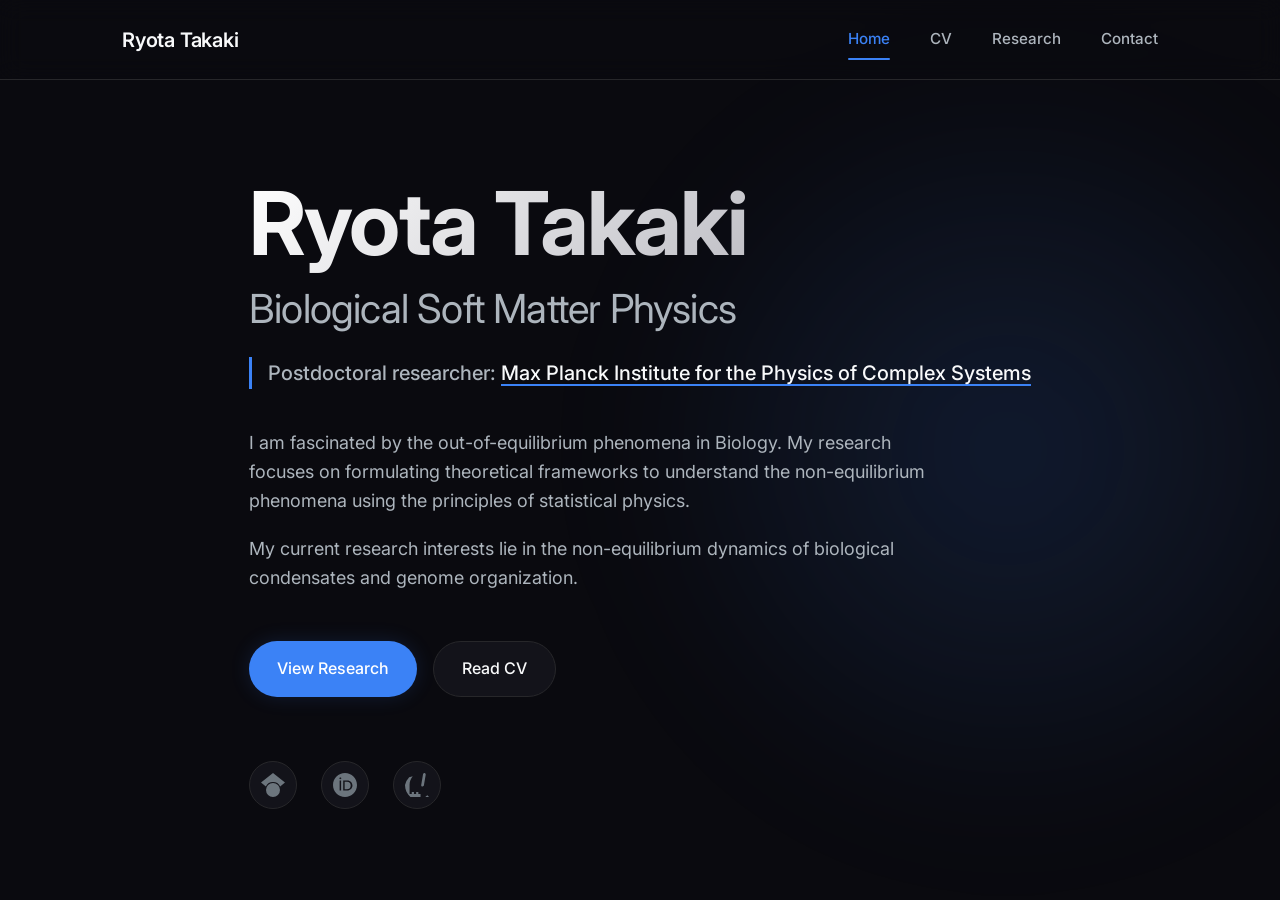
<file: index.html>
<!DOCTYPE html>
<html lang="en">

<head>
    <meta charset="UTF-8">
    <meta name="viewport" content="width=device-width, initial-scale=1.0">
    <title>Ryota Takaki | Biological Soft Matter Physics</title>
    <meta name="description"
        content="Portfolio of Ryota Takaki, Postdoctoral researcher at Max Planck Institute for the Physics of Complex Systems focusing on Biological Soft Matter Physics.">
    <!-- Google Fonts: Inter -->
    <link rel="preconnect" href="https://fonts.googleapis.com">
    <link rel="preconnect" href="https://fonts.gstatic.com" crossorigin>
    <link href="https://fonts.googleapis.com/css2?family=Inter:wght@300;400;500;600;700&display=swap" rel="stylesheet">
    <!-- Main Stylesheet -->
    <link rel="stylesheet" href="assets/css/styles.css">
</head>

<body>
    <!-- Navigation -->
    <nav class="navbar">
        <div class="nav-container">
            <a href="index.html" class="nav-logo">Ryota Takaki</a>
            <div class="nav-links">
                <a href="index.html" class="nav-link active">Home</a>
                <a href="cv.html" class="nav-link">CV</a>
                <a href="research.html" class="nav-link">Research</a>
                <a href="contact.html" class="nav-link">Contact</a>
            </div>
            <button class="mobile-menu-btn" aria-label="Toggle Navigation">
                <span class="hamburger"></span>
            </button>
        </div>
    </nav>

    <!-- Hero Section -->
    <header class="hero">
        <div class="hero-content">
            <h1 class="hero-title reveal-text">Ryota Takaki</h1>
            <h2 class="hero-subtitle reveal-text delay-1">Biological Soft Matter Physics</h2>
            <p class="hero-affiliation reveal-text delay-2">
                Postdoctoral researcher: <a href="https://www.pks.mpg.de/" target="_blank" rel="noopener noreferrer"
                    class="highlight-link">Max Planck Institute for the Physics of Complex Systems</a>
            </p>
            <div class="hero-description reveal-text delay-3">
                <p>I am fascinated by the out-of-equilibrium phenomena in Biology. My research focuses on formulating
                    theoretical frameworks to understand the non-equilibrium phenomena using the principles of
                    statistical physics.</p>
                <p>My current research interests lie in the non-equilibrium dynamics of biological condensates and
                    genome organization.</p>
            </div>
            <div class="hero-actions reveal-text delay-4">
                <a href="research.html" class="btn btn-primary">View Research</a>
                <a href="cv.html" class="btn btn-secondary">Read CV</a>
            </div>
            <div class="social-links reveal-text delay-5">
                <a href="https://scholar.google.com/citations?user=OxQ-thkAAAAJ&hl=en" target="_blank"
                    rel="noopener noreferrer" class="social-link" title="Google Scholar">
                    <svg viewBox="0 0 24 24" fill="currentColor" width="24" height="24">
                        <path
                            d="M12 24a7 7 0 1 1 0-14 7 7 0 0 1 0 14zm0-24L0 9.5l4.838 3.94A8 8 0 0 1 12 9a8 8 0 0 1 7.162 4.44L24 9.5z" />
                    </svg>
                </a>
                <a href="https://orcid.org/0000-0003-0364-2167" target="_blank" rel="noopener noreferrer"
                    class="social-link" title="ORCiD">
                    <svg viewBox="0 0 24 24" fill="currentColor" width="24" height="24">
                        <path
                            d="M12 0C5.372 0 0 5.372 0 12s5.372 12 12 12 12-5.372 12-12S18.628 0 12 0zM7.369 4.378c.525 0 .947.431.947.947s-.422.947-.947.947a.95.95 0 0 1-.947-.947c0-.525.422-.947.947-.947zm-.722 3.038h1.444v10.041H6.647V7.416zm3.562 0h3.9c3.712 0 5.344 2.653 5.344 5.025 0 2.578-2.016 5.016-5.362 5.016h-3.882V7.416zm1.443 1.303v7.434h2.228c2.072 0 3.825-.975 3.825-3.719 0-2.456-1.425-3.715-3.656-3.715h-2.397z" />
                    </svg>
                </a>
                <a href="https://www.researchgate.net/profile/Ryota-Takaki" target="_blank" rel="noopener noreferrer"
                    class="social-link" title="ResearchGate">
                    <svg viewBox="0 0 24 24" fill="currentColor" width="24" height="24">
                        <path
                            d="M19.586 0c-.818 0-1.503.59-1.604 1.394L16.2 12.015c-.092.748.455 1.432 1.205 1.524.748.092 1.432-.455 1.524-1.205l1.782-10.621A1.611 1.611 0 0 0 19.586 0zM4.162 4.156A15.932 15.932 0 0 0 0 12c0 8.837 7.163 16 16 16a15.932 15.932 0 0 0 7.844-4.162l-1.464-1.464a13.888 13.888 0 0 1-6.844 3.555V21h-2.193v-2.07H11.15V21H8.957v-2.07H6.764v2.07H4.57V12.014c0-3.321 1.183-6.388 3.14-8.749L4.162 4.156z" />
                    </svg>
                </a>
            </div>
        </div>
        <div class="hero-background"></div>
    </header>

    <script src="assets/js/main.js"></script>
</body>

</html>
</file>
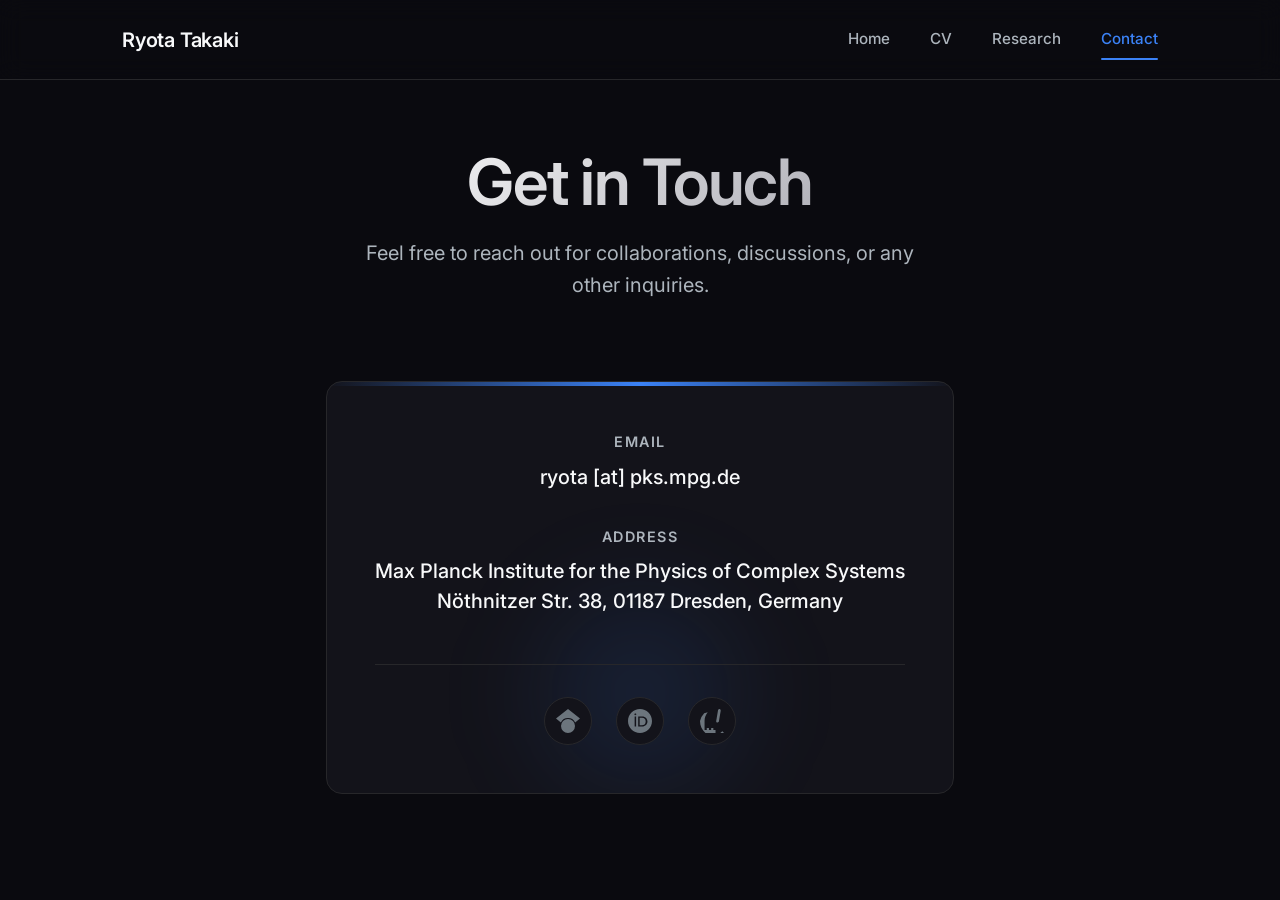
<file: contact.html>
<!DOCTYPE html>
<html lang="en">

<head>
    <meta charset="UTF-8">
    <meta name="viewport" content="width=device-width, initial-scale=1.0">
    <title>Contact | Ryota Takaki</title>
    <meta name="description" content="Contact information for Ryota Takaki.">
    <!-- Google Fonts: Inter -->
    <link rel="preconnect" href="https://fonts.googleapis.com">
    <link rel="preconnect" href="https://fonts.gstatic.com" crossorigin>
    <link href="https://fonts.googleapis.com/css2?family=Inter:wght@300;400;500;600;700&display=swap" rel="stylesheet">
    <!-- Main Stylesheet -->
    <link rel="stylesheet" href="assets/css/styles.css">
    <style>
        .page-header {
            padding: calc(var(--nav-height) + 4rem) 2rem 2rem;
            max-width: var(--container-width);
            margin: 0 auto;
            text-align: center;
        }

        .page-title {
            font-size: clamp(2.5rem, 5vw, 4rem);
            margin-bottom: 1rem;
            background: linear-gradient(135deg, #fff 0%, #a1a1aa 100%);
            -webkit-background-clip: text;
            -webkit-text-fill-color: transparent;
            background-clip: text;
        }

        .page-subtitle {
            font-size: 1.25rem;
            color: var(--clr-text-secondary);
            max-width: 600px;
            margin: 0 auto;
        }

        .page-content {
            max-width: 800px;
            /* Narrower for contact page */
            margin: 0 auto;
            padding: 0 2rem 4rem;
        }

        .contact-card {
            background: var(--clr-bg-surface);
            border: 1px solid var(--clr-border);
            border-radius: 16px;
            padding: 3rem;
            margin-top: 3rem;
            text-align: center;
            position: relative;
            overflow: hidden;
        }

        .contact-card::before {
            content: '';
            position: absolute;
            top: 0;
            left: 0;
            right: 0;
            height: 4px;
            background: linear-gradient(90deg, transparent, var(--clr-accent), transparent);
        }

        .contact-info {
            display: flex;
            flex-direction: column;
            gap: 2rem;
            margin-bottom: 3rem;
            align-items: center;
        }

        .contact-item {
            display: flex;
            flex-direction: column;
            align-items: center;
            gap: 0.5rem;
        }

        .contact-item-label {
            color: var(--clr-text-secondary);
            font-size: 0.9rem;
            text-transform: uppercase;
            letter-spacing: 0.1em;
            font-weight: 600;
        }

        .contact-item-value {
            font-size: 1.25rem;
            color: var(--clr-text-primary);
            font-weight: 500;
            transition: color var(--transition-fast);
        }

        a.contact-item-value:hover {
            color: var(--clr-accent);
        }

        .contact-socials {
            display: flex;
            justify-content: center;
            gap: 1.5rem;
            padding-top: 2rem;
            border-top: 1px solid var(--clr-border);
        }

        .contact-bg-glow {
            position: absolute;
            bottom: -50px;
            left: 50%;
            transform: translateX(-50%);
            width: 300px;
            height: 300px;
            background: radial-gradient(circle, var(--clr-accent-glow) 0%, transparent 70%);
            border-radius: 50%;
            z-index: 0;
            pointer-events: none;
            filter: blur(40px);
        }
    </style>
</head>

<body>
    <!-- Navigation -->
    <nav class="navbar">
        <div class="nav-container">
            <a href="index.html" class="nav-logo">Ryota Takaki</a>
            <div class="nav-links">
                <a href="index.html" class="nav-link">Home</a>
                <a href="cv.html" class="nav-link">CV</a>
                <a href="research.html" class="nav-link">Research</a>
                <a href="contact.html" class="nav-link active">Contact</a>
            </div>
            <button class="mobile-menu-btn" aria-label="Toggle Navigation">
                <span class="hamburger"></span>
            </button>
        </div>
    </nav>

    <header class="page-header">
        <h1 class="page-title animate-on-scroll">Get in Touch</h1>
        <p class="page-subtitle animate-on-scroll" style="animation-delay: 0.1s;">
            Feel free to reach out for collaborations, discussions, or any other inquiries.
        </p>
    </header>

    <main class="page-content">
        <div class="contact-card animate-on-scroll" style="animation-delay: 0.2s;">
            <div class="contact-bg-glow"></div>

            <div class="contact-info" style="position: relative; z-index: 1;">

                <div class="contact-item">
                    <span class="contact-item-label">Email</span>
                    <!-- User should replace this with actual email and anti-spam if needed -->
                    <a href="mailto:ryota@pks.mpg.de" class="contact-item-value">ryota [at] pks.mpg.de</a>
                </div>

                <div class="contact-item">
                    <span class="contact-item-label">Address</span>
                    <span class="contact-item-value" style="text-align: center; line-height: 1.5;">
                        Max Planck Institute for the Physics of Complex Systems<br>
                        Nöthnitzer Str. 38, 01187 Dresden, Germany
                    </span>
                </div>

            </div>

            <div class="contact-socials" style="position: relative; z-index: 1;">
                <a href="https://scholar.google.com/citations?user=OxQ-thkAAAAJ&hl=en" target="_blank"
                    rel="noopener noreferrer" class="social-link" title="Google Scholar">
                    <svg viewBox="0 0 24 24" fill="currentColor" width="24" height="24">
                        <path
                            d="M12 24a7 7 0 1 1 0-14 7 7 0 0 1 0 14zm0-24L0 9.5l4.838 3.94A8 8 0 0 1 12 9a8 8 0 0 1 7.162 4.44L24 9.5z" />
                    </svg>
                </a>
                <a href="https://orcid.org/0000-0003-0364-2167" target="_blank" rel="noopener noreferrer"
                    class="social-link" title="ORCiD">
                    <svg viewBox="0 0 24 24" fill="currentColor" width="24" height="24">
                        <path
                            d="M12 0C5.372 0 0 5.372 0 12s5.372 12 12 12 12-5.372 12-12S18.628 0 12 0zM7.369 4.378c.525 0 .947.431.947.947s-.422.947-.947.947a.95.95 0 0 1-.947-.947c0-.525.422-.947.947-.947zm-.722 3.038h1.444v10.041H6.647V7.416zm3.562 0h3.9c3.712 0 5.344 2.653 5.344 5.025 0 2.578-2.016 5.016-5.362 5.016h-3.882V7.416zm1.443 1.303v7.434h2.228c2.072 0 3.825-.975 3.825-3.719 0-2.456-1.425-3.715-3.656-3.715h-2.397z" />
                    </svg>
                </a>
                <a href="https://www.researchgate.net/profile/Ryota-Takaki" target="_blank" rel="noopener noreferrer"
                    class="social-link" title="ResearchGate">
                    <svg viewBox="0 0 24 24" fill="currentColor" width="24" height="24">
                        <path
                            d="M19.586 0c-.818 0-1.503.59-1.604 1.394L16.2 12.015c-.092.748.455 1.432 1.205 1.524.748.092 1.432-.455 1.524-1.205l1.782-10.621A1.611 1.611 0 0 0 19.586 0zM4.162 4.156A15.932 15.932 0 0 0 0 12c0 8.837 7.163 16 16 16a15.932 15.932 0 0 0 7.844-4.162l-1.464-1.464a13.888 13.888 0 0 1-6.844 3.555V21h-2.193v-2.07H11.15V21H8.957v-2.07H6.764v2.07H4.57V12.014c0-3.321 1.183-6.388 3.14-8.749L4.162 4.156z" />
                    </svg>
                </a>
            </div>
        </div>
    </main>

    <script src="assets/js/main.js"></script>
</body>

</html>
</file>
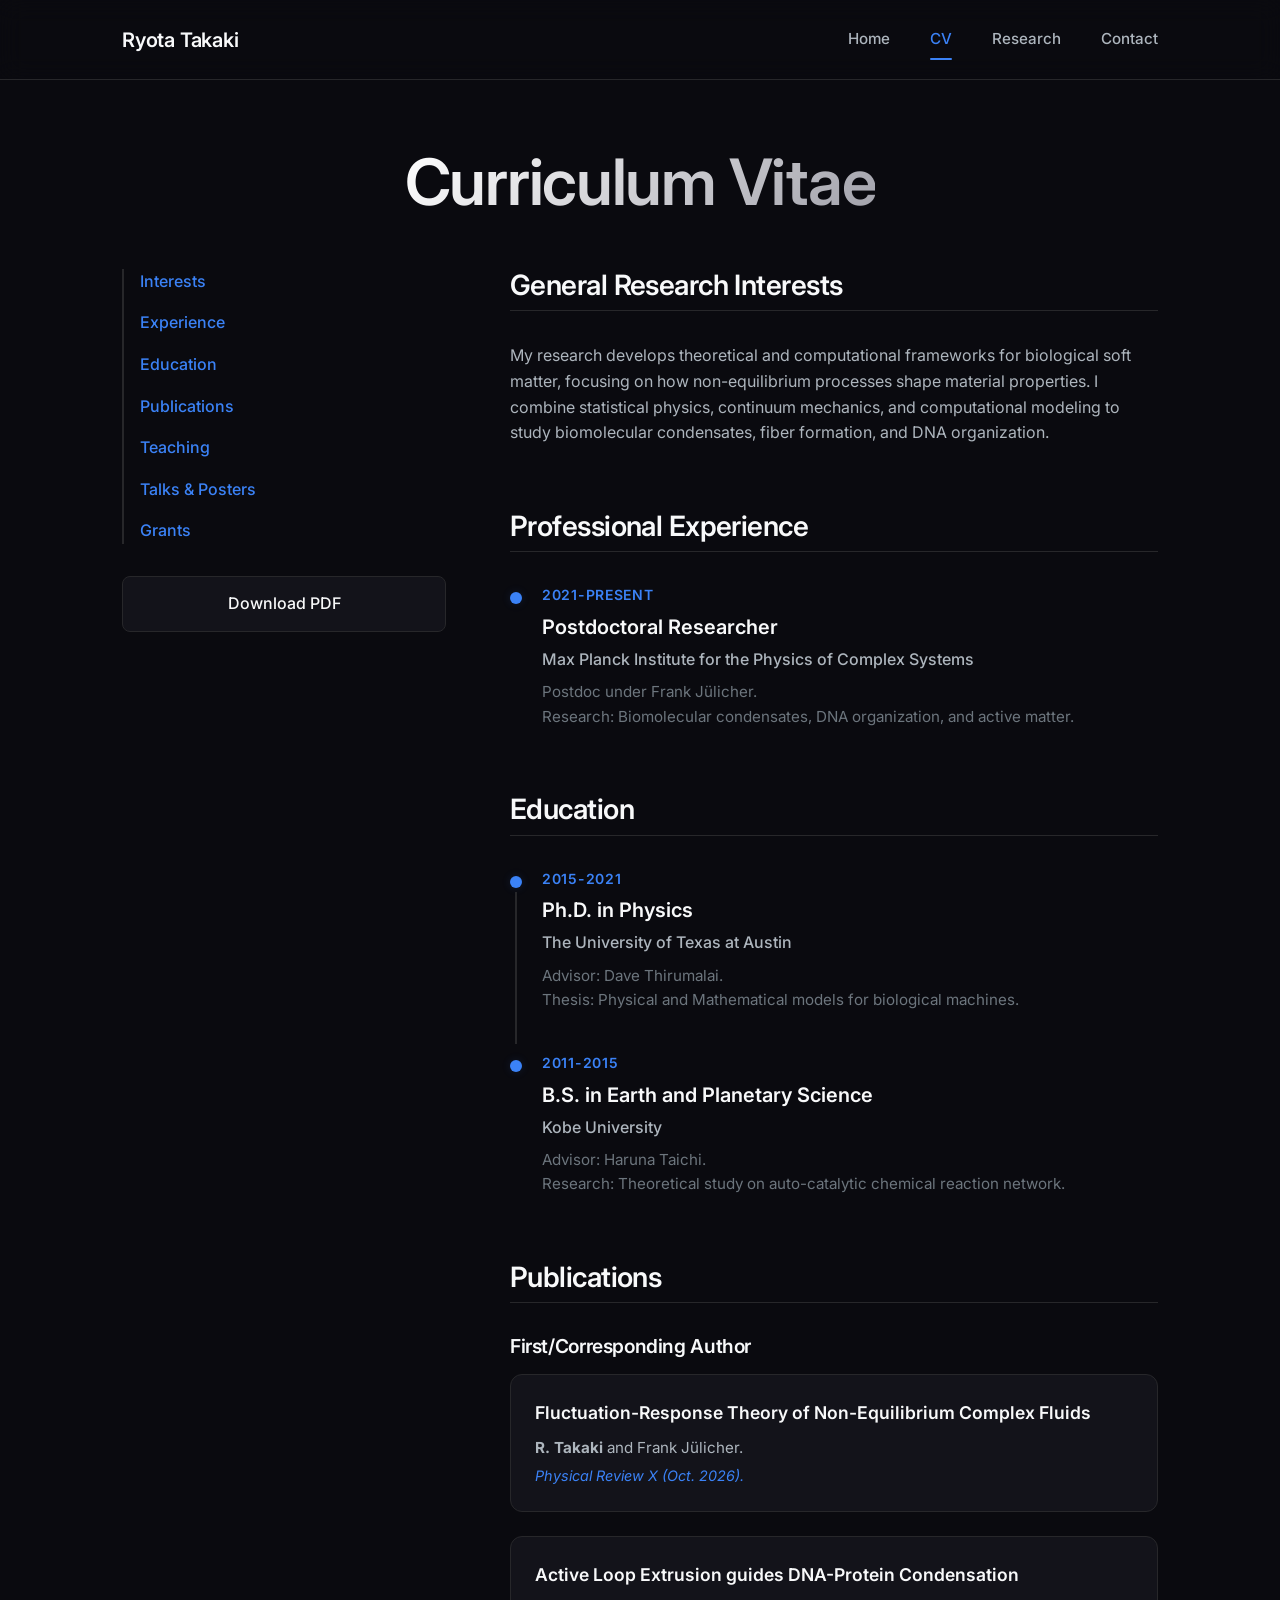
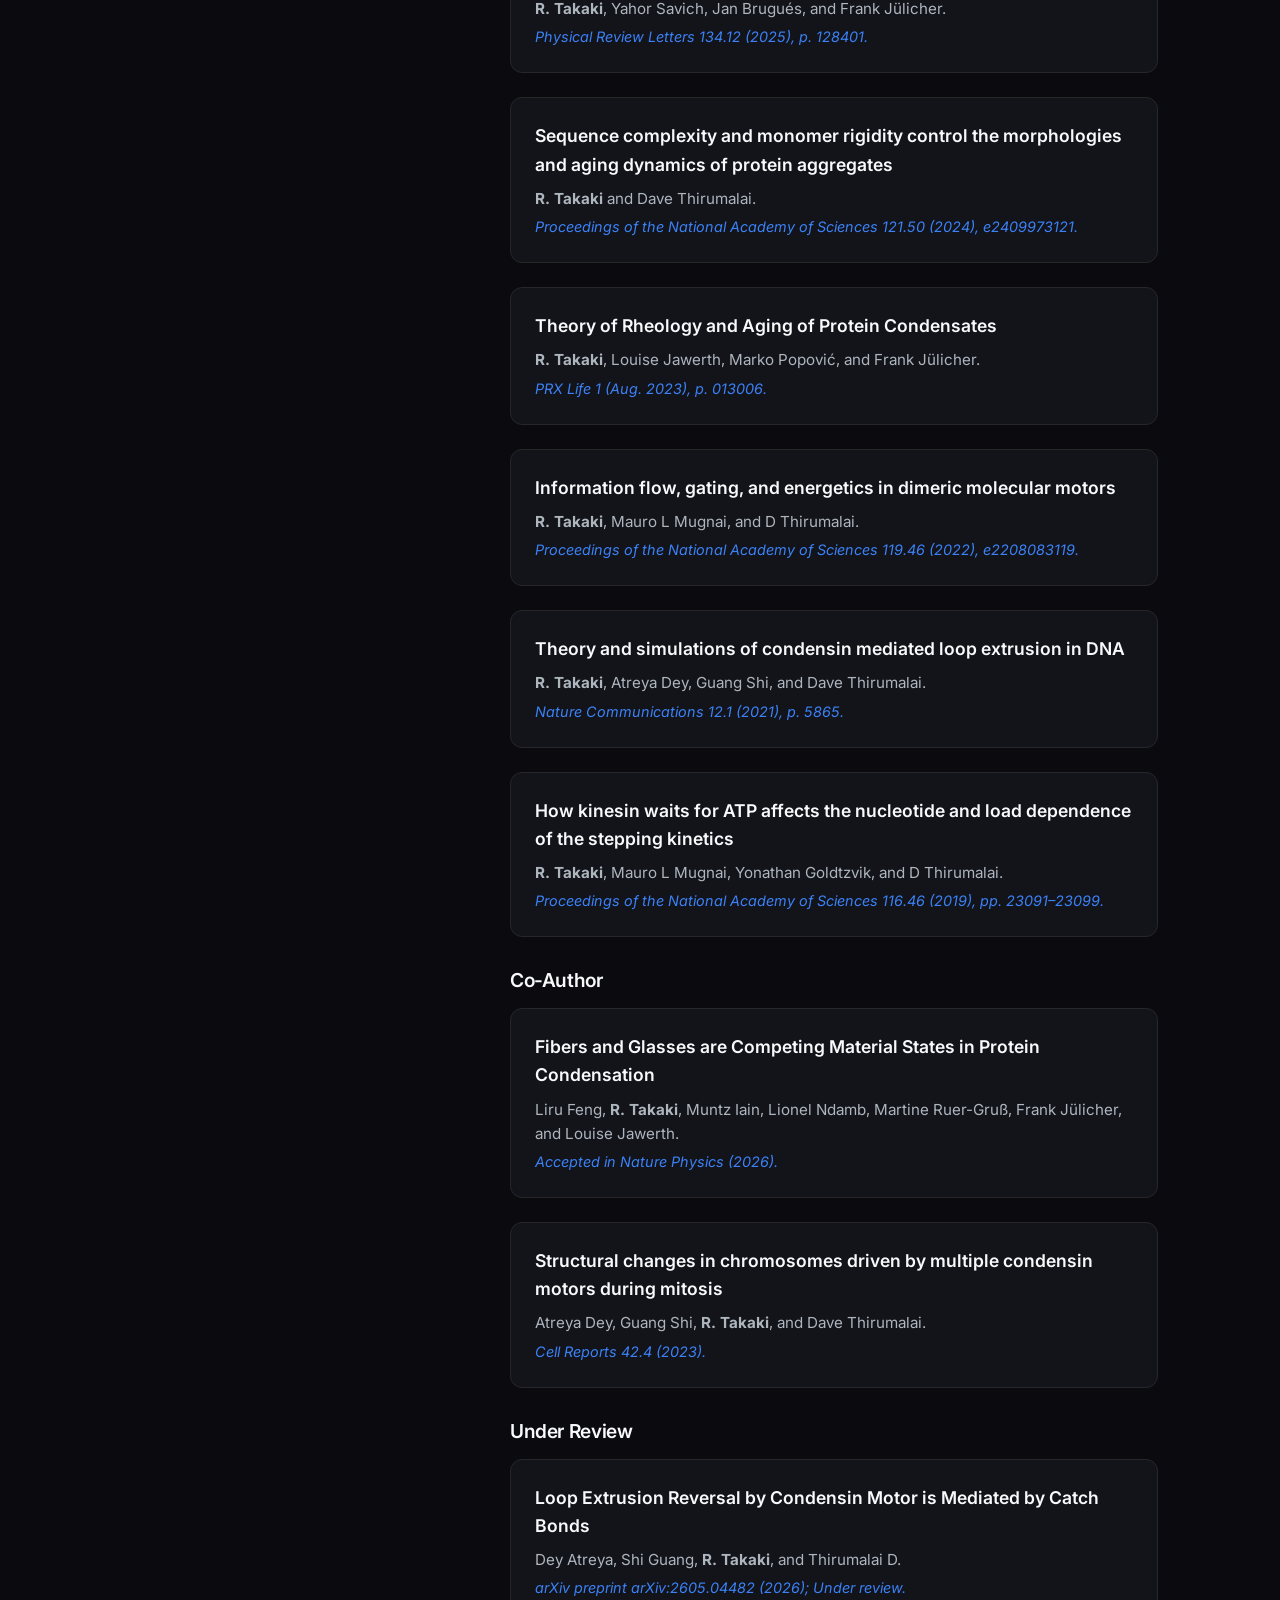
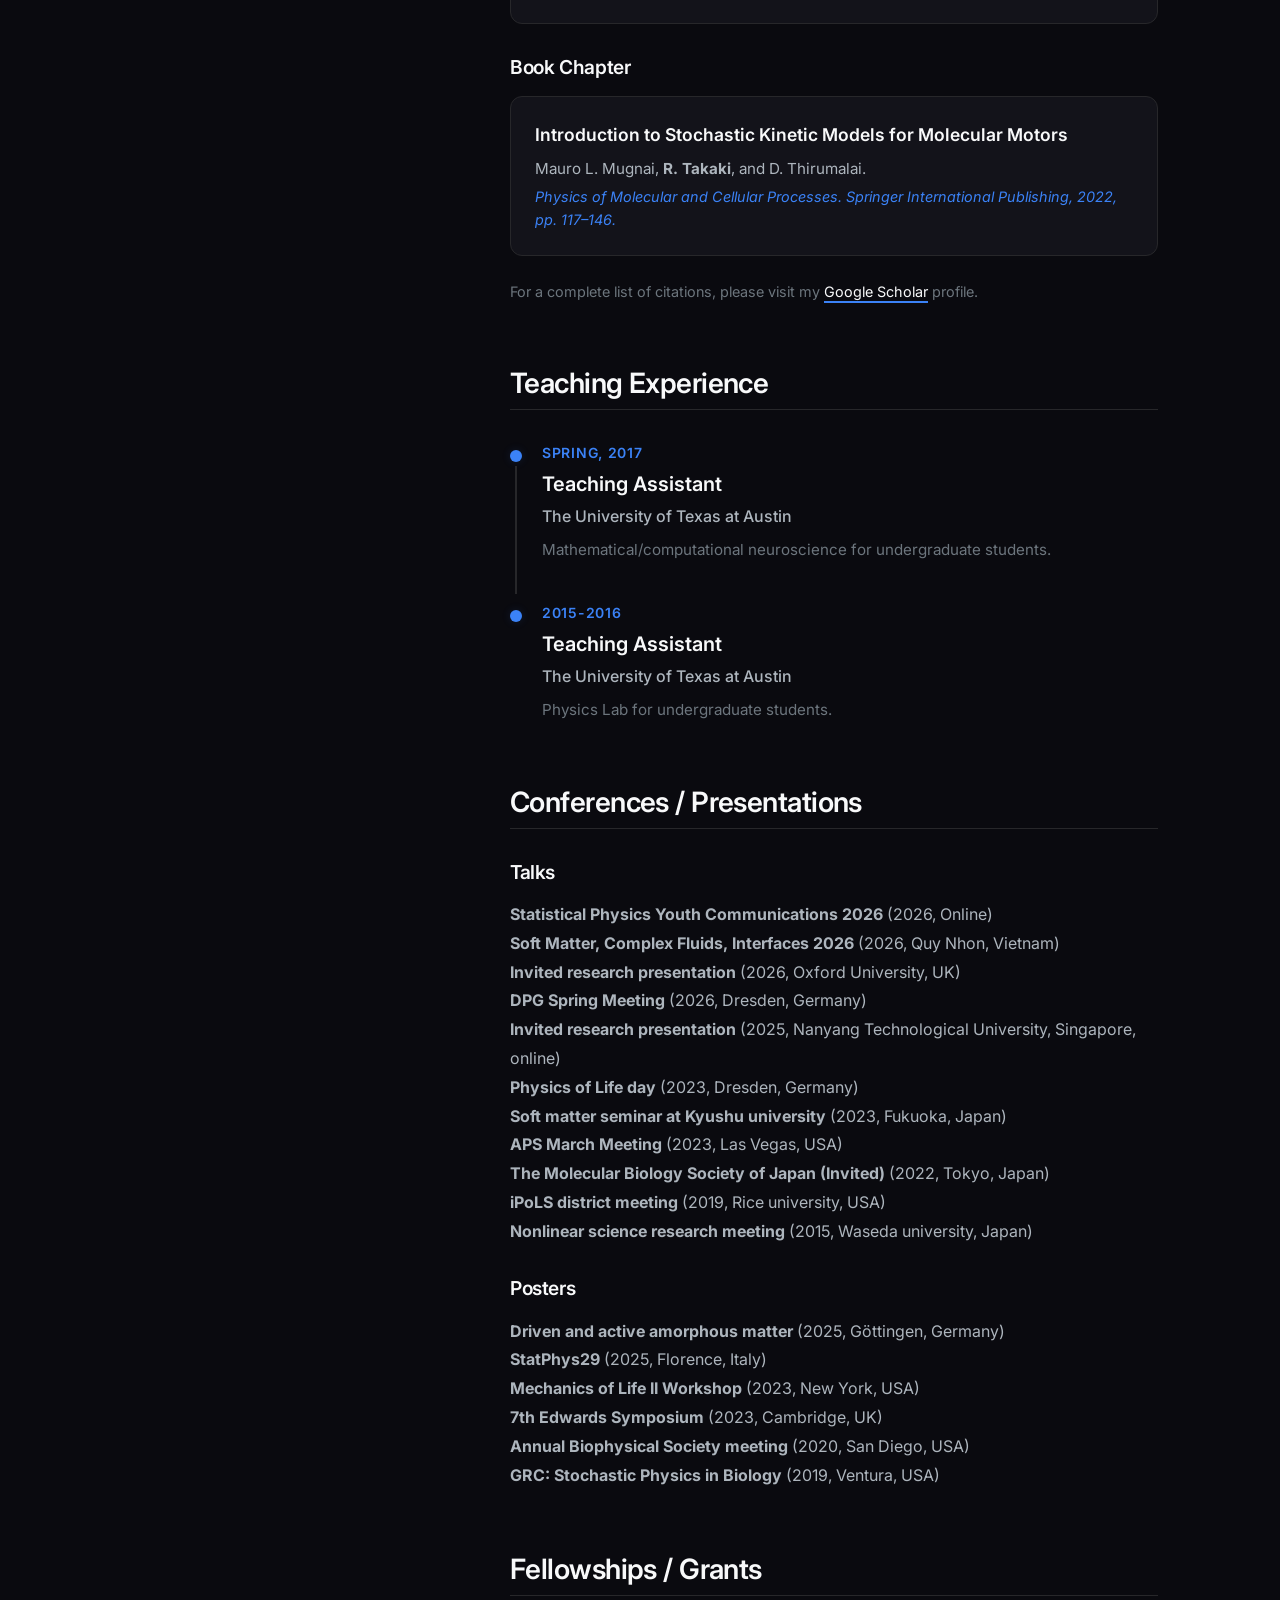
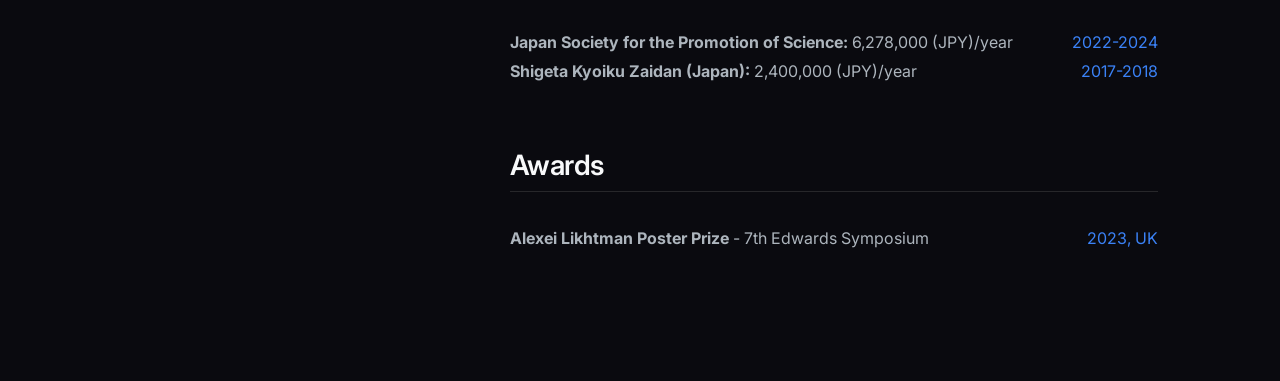
<file: cv.html>
<!DOCTYPE html>
<html lang="en">

<head>
    <meta charset="UTF-8">
    <meta name="viewport" content="width=device-width, initial-scale=1.0">
    <title>CV | Ryota Takaki</title>
    <meta name="description" content="Curriculum Vitae of Ryota Takaki.">
    <!-- Google Fonts: Inter -->
    <link rel="preconnect" href="https://fonts.googleapis.com">
    <link rel="preconnect" href="https://fonts.gstatic.com" crossorigin>
    <link href="https://fonts.googleapis.com/css2?family=Inter:wght@300;400;500;600;700&display=swap" rel="stylesheet">
    <!-- Main Stylesheet -->
    <link rel="stylesheet" href="assets/css/styles.css">
    <style>
        .page-header {
            padding: calc(var(--nav-height) + 4rem) 2rem 2rem;
            max-width: var(--container-width);
            margin: 0 auto;
        }

        .page-title {
            font-size: clamp(2.5rem, 5vw, 4rem);
            margin-bottom: 1rem;
            background: linear-gradient(135deg, #fff 0%, #a1a1aa 100%);
            -webkit-background-clip: text;
            -webkit-text-fill-color: transparent;
            background-clip: text;
        }

        .page-content {
            max-width: var(--container-width);
            margin: 0 auto;
            padding: 0 2rem 4rem;
            display: grid;
            grid-template-columns: 1fr;
            gap: 4rem;
        }

        @media (min-width: 768px) {
            .page-content {
                grid-template-columns: 1fr 2fr;
            }
        }

        .cv-sidebar {
            position: sticky;
            top: calc(var(--nav-height) + 2rem);
            align-self: start;
        }

        .cv-nav {
            display: flex;
            flex-direction: column;
            gap: 1rem;
            border-left: 2px solid var(--clr-border);
            padding-left: 1rem;
        }

        .cv-nav-link {
            color: var(--clr-text-secondary);
            font-weight: 500;
            font-size: 1rem;
            transition: color var(--transition-fast);
        }

        .cv-nav-link:hover,
        .cv-nav-link.active {
            color: var(--clr-accent);
        }

        .cv-section {
            margin-bottom: 4rem;
        }

        .cv-section-title {
            font-size: 1.75rem;
            color: var(--clr-text-primary);
            border-bottom: 1px solid var(--clr-border);
            padding-bottom: 0.5rem;
            margin-bottom: 2rem;
        }

        .cv-item {
            position: relative;
            padding-left: 2rem;
            margin-bottom: 2.5rem;
        }

        .cv-item::before {
            content: '';
            position: absolute;
            left: 0;
            top: 0.5rem;
            width: 12px;
            height: 12px;
            background: var(--clr-accent);
            border-radius: 50%;
            box-shadow: 0 0 10px var(--clr-accent-glow);
        }

        .cv-item::after {
            content: '';
            position: absolute;
            left: 5px;
            top: 1.5rem;
            bottom: -2rem;
            width: 2px;
            background: var(--clr-border);
        }

        .cv-item:last-child::after {
            display: none;
        }

        .cv-date {
            font-size: 0.875rem;
            color: var(--clr-accent);
            font-weight: 600;
            margin-bottom: 0.25rem;
            text-transform: uppercase;
            letter-spacing: 0.05em;
        }

        .cv-role {
            font-size: 1.25rem;
            font-weight: 600;
            color: var(--clr-text-primary);
            margin-bottom: 0.25rem;
        }

        .cv-institution {
            font-size: 1rem;
            color: var(--clr-text-secondary);
            font-weight: 500;
            margin-bottom: 0.5rem;
        }

        .cv-description {
            color: var(--clr-text-muted);
            font-size: 0.95rem;
        }

        .publication-list {
            list-style: none;
        }

        .publication-item {
            margin-bottom: 1.5rem;
            padding: 1.5rem;
            background: var(--clr-bg-surface);
            border: 1px solid var(--clr-border);
            border-radius: 12px;
            transition: transform var(--transition-fast), border-color var(--transition-fast);
        }

        .publication-item:hover {
            transform: translateY(-2px);
            border-color: var(--clr-text-muted);
        }

        .pub-title {
            font-size: 1.1rem;
            color: var(--clr-text-primary);
            font-weight: 600;
            margin-bottom: 0.5rem;
            display: block;
        }

        .pub-authors {
            color: var(--clr-text-secondary);
            font-size: 0.95rem;
            margin-bottom: 0.25rem;
        }

        .pub-journal {
            color: var(--clr-accent);
            font-style: italic;
            font-size: 0.9rem;
        }
    </style>
</head>

<body>
    <!-- Navigation -->
    <nav class="navbar">
        <div class="nav-container">
            <a href="index.html" class="nav-logo">Ryota Takaki</a>
            <div class="nav-links">
                <a href="index.html" class="nav-link">Home</a>
                <a href="cv.html" class="nav-link active">CV</a>
                <a href="research.html" class="nav-link">Research</a>
                <a href="contact.html" class="nav-link">Contact</a>
            </div>
            <button class="mobile-menu-btn" aria-label="Toggle Navigation">
                <span class="hamburger"></span>
            </button>
        </div>
    </nav>

    <header class="page-header">
        <h1 class="page-title animate-on-scroll">Curriculum Vitae</h1>
    </header>

    <main class="page-content">
        <aside class="cv-sidebar animate-on-scroll">
            <nav class="cv-nav">
                <a href="#interests" class="cv-nav-link active">Interests</a>
                <a href="#experience" class="cv-nav-link">Experience</a>
                <a href="#education" class="cv-nav-link">Education</a>
                <a href="#publications" class="cv-nav-link">Publications</a>
                <a href="#teaching" class="cv-nav-link">Teaching</a>
                <a href="#conferences" class="cv-nav-link">Talks & Posters</a>
                <a href="#fellowships" class="cv-nav-link">Grants</a>
            </nav>
            <div style="margin-top: 2rem;">
                <a href="CV_Ryota_Takaki.pdf?v=20261007" target="_blank" class="btn btn-secondary"
                    style="width: 100%; border-radius: 8px; text-align: center; justify-content: center;">Download
                    PDF</a>
            </div>
        </aside>

        <div class="cv-main">

            <!-- General Research Interests -->
            <section id="interests" class="cv-section">
                <h2 class="cv-section-title">General Research Interests</h2>
                <p style="color: var(--clr-text-secondary); line-height: 1.6; margin-bottom: 1rem;">
                    My research develops theoretical and computational frameworks for biological soft matter,
                    focusing on how non-equilibrium processes shape material properties. I combine statistical
                    physics, continuum mechanics, and computational modeling to study biomolecular
                    condensates, fiber formation, and DNA organization.
                </p>
            </section>

            <!-- Experience -->
            <section id="experience" class="cv-section">
                <h2 class="cv-section-title">Professional Experience</h2>

                <div class="cv-item">
                    <div class="cv-date">2021-Present</div>
                    <div class="cv-role">Postdoctoral Researcher</div>
                    <div class="cv-institution">Max Planck Institute for the Physics of Complex Systems</div>
                    <div class="cv-description">
                        Postdoc under Frank Jülicher.<br>
                        Research: Biomolecular condensates, DNA organization, and active matter.
                    </div>
                </div>
            </section>

            <!-- Education -->
            <section id="education" class="cv-section">
                <h2 class="cv-section-title">Education</h2>

                <div class="cv-item">
                    <div class="cv-date">2015-2021</div>
                    <div class="cv-role">Ph.D. in Physics</div>
                    <div class="cv-institution">The University of Texas at Austin</div>
                    <div class="cv-description">
                        Advisor: Dave Thirumalai.<br>
                        Thesis: Physical and Mathematical models for biological machines.
                    </div>
                </div>

                <div class="cv-item">
                    <div class="cv-date">2011-2015</div>
                    <div class="cv-role">B.S. in Earth and Planetary Science</div>
                    <div class="cv-institution">Kobe University</div>
                    <div class="cv-description">
                        Advisor: Haruna Taichi.<br>
                        Research: Theoretical study on auto-catalytic chemical reaction network.
                    </div>
                </div>
            </section>

            <!-- Publications -->
            <section id="publications" class="cv-section">
                <h2 class="cv-section-title">Publications</h2>

                <h3 style="color: var(--clr-text-primary); margin-bottom: 1rem; font-size: 1.2rem;">First/Corresponding
                    Author</h3>
                <ul class="publication-list" style="margin-bottom: 2rem;">
                    <li class="publication-item">
                        <a href="https://arxiv.org/abs/2510.15559" target="_blank"
                            class="pub-title">Fluctuation-Response Theory of Non-Equilibrium Complex Fluids</a>
                        <div class="pub-authors"><strong>R. Takaki</strong> and Frank Jülicher.</div>
                        <div class="pub-journal">Physical Review X (Oct. 2026).</div>
                    </li>
                    <li class="publication-item">
                        <a href="https://doi.org/10.1103/PhysRevLett.134.128401" target="_blank"
                            class="pub-title">Active Loop Extrusion guides DNA-Protein Condensation</a>
                        <div class="pub-authors"><strong>R. Takaki</strong>, Yahor Savich, Jan Brugués, and Frank
                            Jülicher.</div>
                        <div class="pub-journal">Physical Review Letters 134.12 (2025), p. 128401.</div>
                    </li>
                    <li class="publication-item">
                        <a href="https://doi.org/10.1073/pnas.2409973121" target="_blank" class="pub-title">Sequence
                            complexity and monomer rigidity control the morphologies and aging dynamics of protein
                            aggregates</a>
                        <div class="pub-authors"><strong>R. Takaki</strong> and Dave Thirumalai.</div>
                        <div class="pub-journal">Proceedings of the National Academy of Sciences 121.50 (2024),
                            e2409973121.</div>
                    </li>
                    <li class="publication-item">
                        <a href="https://doi.org/10.1103/PRXLife.1.013006" target="_blank" class="pub-title">Theory of
                            Rheology and Aging of Protein Condensates</a>
                        <div class="pub-authors"><strong>R. Takaki</strong>, Louise Jawerth, Marko Popović, and Frank
                            Jülicher.</div>
                        <div class="pub-journal">PRX Life 1 (Aug. 2023), p. 013006.</div>
                    </li>
                    <li class="publication-item">
                        <a href="https://doi.org/10.1073/pnas.2208083119" target="_blank" class="pub-title">Information
                            flow, gating, and energetics in dimeric molecular motors</a>
                        <div class="pub-authors"><strong>R. Takaki</strong>, Mauro L Mugnai, and D Thirumalai.</div>
                        <div class="pub-journal">Proceedings of the National Academy of Sciences 119.46 (2022),
                            e2208083119.</div>
                    </li>
                    <li class="publication-item">
                        <a href="https://www.nature.com/articles/s41467-021-26167-1" target="_blank"
                            class="pub-title">Theory
                            and simulations of condensin mediated loop extrusion in DNA</a>
                        <div class="pub-authors"><strong>R. Takaki</strong>, Atreya Dey, Guang Shi, and Dave Thirumalai.
                        </div>
                        <div class="pub-journal">Nature Communications 12.1 (2021), p. 5865.</div>
                    </li>
                    <li class="publication-item">
                        <a href="https://www.pnas.org/doi/abs/10.1073/pnas.1913650116" target="_blank"
                            class="pub-title">How kinesin
                            waits for ATP affects the nucleotide and load dependence of the stepping kinetics</a>
                        <div class="pub-authors"><strong>R. Takaki</strong>, Mauro L Mugnai, Yonathan Goldtzvik, and D
                            Thirumalai.</div>
                        <div class="pub-journal">Proceedings of the National Academy of Sciences 116.46 (2019), pp.
                            23091–23099.</div>
                    </li>
                </ul>

                <h3 style="color: var(--clr-text-primary); margin-bottom: 1rem; font-size: 1.2rem;">Co-Author</h3>
                <ul class="publication-list" style="margin-bottom: 2rem;">
                    <li class="publication-item">
                        <span class="pub-title">Fibers and Glasses are Competing Material States in Protein Condensation</span>
                        <div class="pub-authors">Liru Feng, <strong>R. Takaki</strong>, Muntz Iain, Lionel Ndamb,
                            Martine Ruer-Gru&szlig;, Frank Jülicher, and Louise Jawerth.</div>
                        <div class="pub-journal">Accepted in Nature Physics (2026).</div>
                    </li>
                    <li class="publication-item">
                        <span class="pub-title">Structural changes in chromosomes driven by multiple condensin motors
                            during mitosis</span>
                        <div class="pub-authors">Atreya Dey, Guang Shi, <strong>R. Takaki</strong>, and Dave Thirumalai.
                        </div>
                        <div class="pub-journal">Cell Reports 42.4 (2023).</div>
                    </li>
                </ul>

                <h3 style="color: var(--clr-text-primary); margin-bottom: 1rem; font-size: 1.2rem;">Under Review</h3>
                <ul class="publication-list" style="margin-bottom: 2rem;">
                    <li class="publication-item">
                        <a href="https://arxiv.org/abs/2605.04482" target="_blank"
                            class="pub-title">Loop Extrusion Reversal by Condensin Motor is Mediated by Catch Bonds</a>
                        <div class="pub-authors">Dey Atreya, Shi Guang, <strong>R. Takaki</strong>, and Thirumalai D.</div>
                        <div class="pub-journal">arXiv preprint arXiv:2605.04482 (2026); Under review.</div>
                    </li>
                </ul>

                <h3 style="color: var(--clr-text-primary); margin-bottom: 1rem; font-size: 1.2rem;">Book Chapter</h3>
                <ul class="publication-list">
                    <li class="publication-item">
                        <span class="pub-title">Introduction to Stochastic Kinetic Models for Molecular Motors</span>
                        <div class="pub-authors">Mauro L. Mugnai, <strong>R. Takaki</strong>, and D. Thirumalai.</div>
                        <div class="pub-journal">Physics of Molecular and Cellular Processes. Springer International
                            Publishing, 2022, pp. 117–146.</div>
                    </li>
                </ul>

                <p style="color: var(--clr-text-muted); font-size: 0.9rem; margin-top: 1rem;">
                    For a complete list of citations, please visit my <a
                        href="https://scholar.google.com/citations?user=OxQ-thkAAAAJ&hl=en" class="highlight-link"
                        target="_blank" rel="noopener noreferrer">Google Scholar</a> profile.
                </p>
            </section>

            <!-- Teaching Experience -->
            <section id="teaching" class="cv-section">
                <h2 class="cv-section-title">Teaching Experience</h2>
                <div class="cv-item">
                    <div class="cv-date">Spring, 2017</div>
                    <div class="cv-role">Teaching Assistant</div>
                    <div class="cv-institution">The University of Texas at Austin</div>
                    <div class="cv-description">Mathematical/computational neuroscience for undergraduate students.
                    </div>
                </div>
                <div class="cv-item">
                    <div class="cv-date">2015-2016</div>
                    <div class="cv-role">Teaching Assistant</div>
                    <div class="cv-institution">The University of Texas at Austin</div>
                    <div class="cv-description">Physics Lab for undergraduate students.</div>
                </div>
            </section>

            <!-- Conferences/Presentations -->
            <section id="conferences" class="cv-section">
                <h2 class="cv-section-title">Conferences / Presentations</h2>

                <h3 style="color: var(--clr-text-primary); margin-bottom: 1rem; font-size: 1.2rem;">Talks</h3>
                <ul
                    style="color: var(--clr-text-secondary); line-height: 1.8; margin-bottom: 2rem; list-style-type: none;">
                    <li><strong>Statistical Physics Youth Communications 2026</strong> (2026, Online)</li>
                    <li><strong>Soft Matter, Complex Fluids, Interfaces 2026</strong> (2026, Quy Nhon, Vietnam)</li>
                    <li><strong>Invited research presentation</strong> (2026, Oxford University, UK)</li>
                    <li><strong>DPG Spring Meeting</strong> (2026, Dresden, Germany)</li>
                    <li><strong>Invited research presentation</strong> (2025, Nanyang Technological University, Singapore, online)</li>
                    <li><strong>Physics of Life day</strong> (2023, Dresden, Germany)</li>
                    <li><strong>Soft matter seminar at Kyushu university</strong> (2023, Fukuoka, Japan)</li>
                    <li><strong>APS March Meeting</strong> (2023, Las Vegas, USA)</li>
                    <li><strong>The Molecular Biology Society of Japan (Invited)</strong> (2022, Tokyo, Japan)</li>
                    <li><strong>iPoLS district meeting</strong> (2019, Rice university, USA)</li>
                    <li><strong>Nonlinear science research meeting</strong> (2015, Waseda university, Japan)</li>
                </ul>

                <h3 style="color: var(--clr-text-primary); margin-bottom: 1rem; font-size: 1.2rem;">Posters</h3>
                <ul style="color: var(--clr-text-secondary); line-height: 1.8; list-style-type: none;">
                    <li><strong>Driven and active amorphous matter</strong> (2025, Göttingen, Germany)</li>
                    <li><strong>StatPhys29</strong> (2025, Florence, Italy)</li>
                    <li><strong>Mechanics of Life II Workshop</strong> (2023, New York, USA)</li>
                    <li><strong>7th Edwards Symposium</strong> (2023, Cambridge, UK)</li>
                    <li><strong>Annual Biophysical Society meeting</strong> (2020, San Diego, USA)</li>
                    <li><strong>GRC: Stochastic Physics in Biology</strong> (2019, Ventura, USA)</li>
                </ul>
            </section>

            <!-- Fellowships/Grants -->
            <section id="fellowships" class="cv-section">
                <h2 class="cv-section-title">Fellowships / Grants</h2>
                <ul style="color: var(--clr-text-secondary); line-height: 1.8; list-style-type: none;">
                    <li><strong>Japan Society for the Promotion of Science:</strong> 6,278,000 (JPY)/year <span
                            style="float: right; color: var(--clr-accent);">2022-2024</span></li>
                    <li><strong>Shigeta Kyoiku Zaidan (Japan):</strong> 2,400,000 (JPY)/year <span
                            style="float: right; color: var(--clr-accent);">2017-2018</span></li>
                </ul>
            </section>

            <!-- Awards -->
            <section id="awards" class="cv-section">
                <h2 class="cv-section-title">Awards</h2>
                <ul style="color: var(--clr-text-secondary); line-height: 1.8; list-style-type: none;">
                    <li><strong>Alexei Likhtman Poster Prize</strong> - 7th Edwards Symposium <span
                            style="float: right; color: var(--clr-accent);">2023, UK</span></li>
                </ul>
            </section>

        </div>
    </main>

    <script src="assets/js/main.js"></script>
    <script>
        // Simple scroll spy for CV navigation
        document.addEventListener('DOMContentLoaded', () => {
            const sections = document.querySelectorAll('.cv-section');
            const navLinks = document.querySelectorAll('.cv-nav-link');

            window.addEventListener('scroll', () => {
                let current = '';
                sections.forEach(section => {
                    const sectionTop = section.offsetTop;
                    const sectionHeight = section.clientHeight;
                    if (pageYOffset >= (sectionTop - 200)) {
                        current = section.getAttribute('id');
                    }
                });

                navLinks.forEach(link => {
                    link.classList.remove('active');
                    if (link.getAttribute('href').includes(current)) {
                        link.classList.add('active');
                    }
                });
            });
        });
    </script>
</body>

</html>
</file>
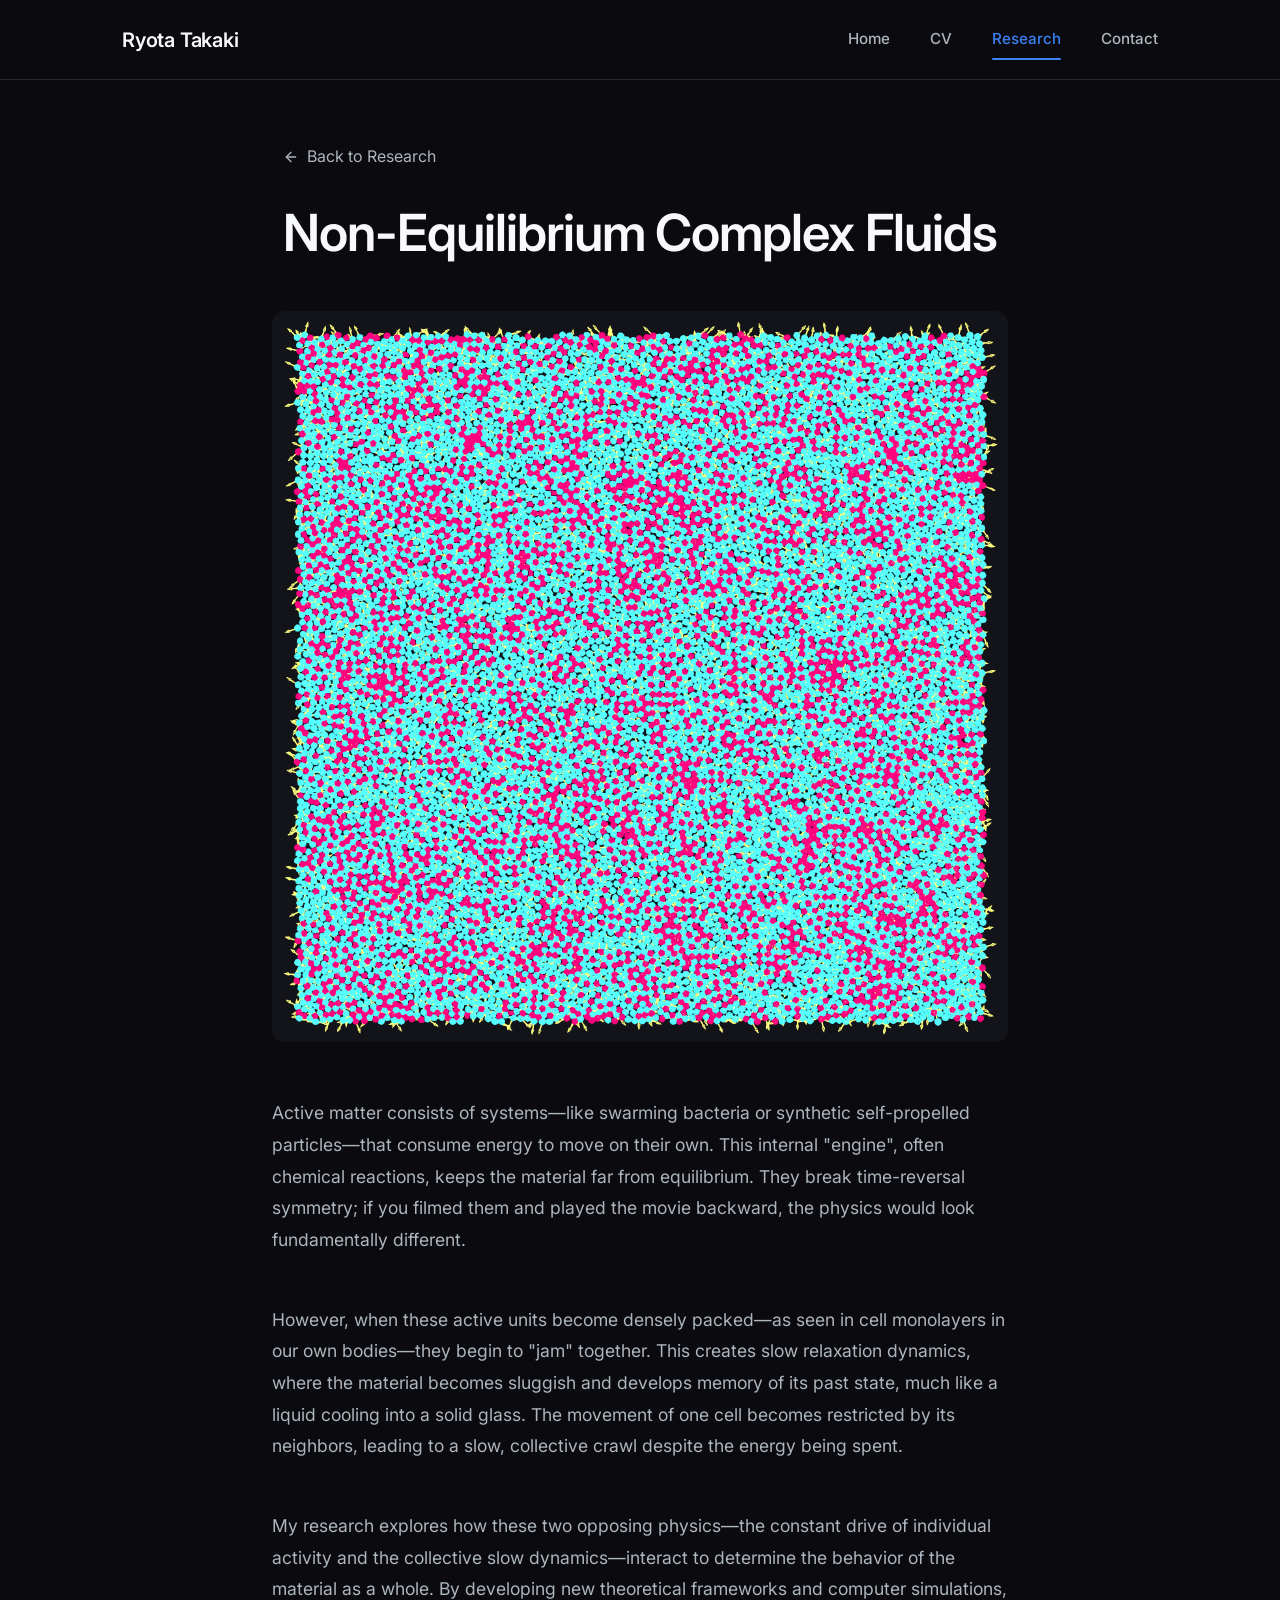
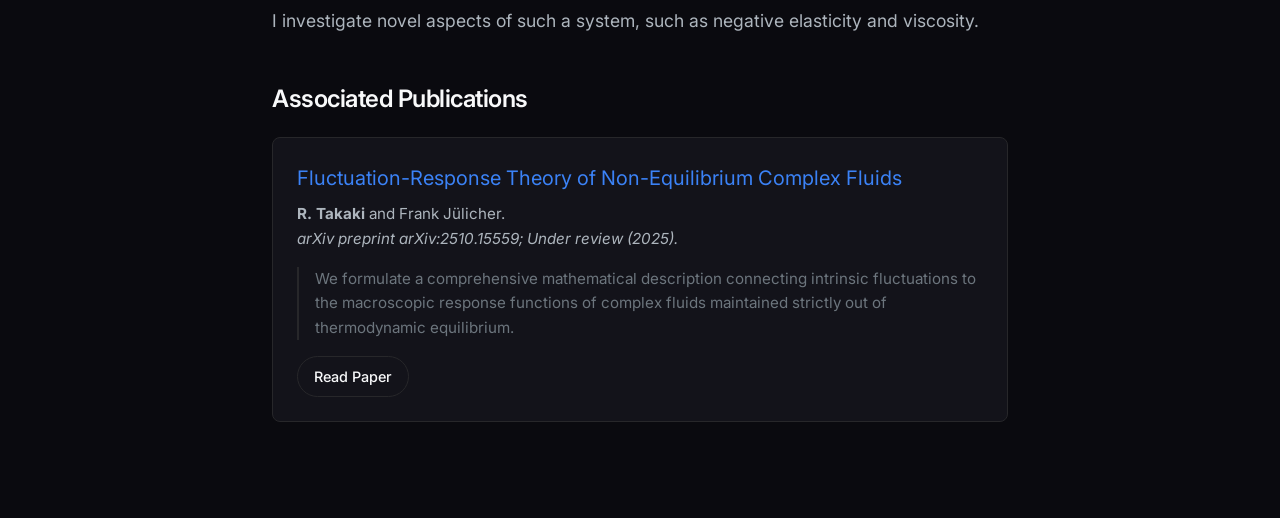
<file: project-active-matter.html>
<!DOCTYPE html>
<html lang="en">

<head>
    <meta charset="UTF-8">
    <meta name="viewport" content="width=device-width, initial-scale=1.0">
    <title>Active Matter & Motors | Ryota Takaki</title>
    <!-- Google Fonts: Inter -->
    <link rel="preconnect" href="https://fonts.googleapis.com">
    <link rel="preconnect" href="https://fonts.gstatic.com" crossorigin>
    <link href="https://fonts.googleapis.com/css2?family=Inter:wght@300;400;500;600;700&display=swap" rel="stylesheet">
    <!-- Main Stylesheet -->
    <link rel="stylesheet" href="assets/css/styles.css">
    <style>
        .project-header {
            padding: calc(var(--nav-height) + 4rem) 2rem 2rem;
            max-width: var(--container-width);
            margin: 0 auto;
        }

        .back-link {
            display: inline-flex;
            align-items: center;
            color: var(--clr-text-secondary);
            margin-bottom: 2rem;
        }

        .back-link:hover {
            color: var(--clr-accent);
        }

        .back-link svg {
            margin-right: 0.5rem;
            width: 16px;
            height: 16px;
        }

        .project-title {
            font-size: clamp(2rem, 4vw, 3.5rem);
            margin-bottom: 1rem;
            color: var(--clr-text-primary);
        }

        .project-content {
            max-width: 800px;
            margin: 0 auto;
            padding: 0 2rem 4rem;
        }

        .project-img {
            width: 100%;
            border-radius: 12px;
            margin-bottom: 3rem;
            background-color: var(--clr-bg-surface);
        }

        .paper-card {
            background: var(--clr-bg-surface);
            border: 1px solid var(--clr-border);
            padding: 1.5rem;
            border-radius: 8px;
            margin-bottom: 2rem;
            transition: transform var(--transition-fast);
        }

        .paper-card:hover {
            border-color: var(--clr-text-muted);
        }

        .paper-title {
            font-size: 1.25rem;
            color: var(--clr-accent);
            margin-bottom: 0.5rem;
            display: block;
        }

        .paper-authors {
            font-size: 0.95rem;
            color: var(--clr-text-secondary);
            margin-bottom: 1rem;
        }

        .paper-abstract {
            color: var(--clr-text-muted);
            font-size: 0.95rem;
            border-left: 2px solid var(--clr-border);
            padding-left: 1rem;
            margin-bottom: 1rem;
        }
    </style>
</head>

<body>
    <nav class="navbar">
        <div class="nav-container">
            <a href="index.html" class="nav-logo">Ryota Takaki</a>
            <div class="nav-links">
                <a href="index.html" class="nav-link">Home</a>
                <a href="cv.html" class="nav-link">CV</a>
                <a href="research.html" class="nav-link active">Research</a>
                <a href="contact.html" class="nav-link">Contact</a>
            </div>
            <button class="mobile-menu-btn" aria-label="Toggle Navigation">
                <span class="hamburger"></span>
            </button>
        </div>
    </nav>

    <header class="project-header">
        <a href="research.html" class="back-link">
            <svg viewBox="0 0 24 24" fill="none" stroke="currentColor" stroke-width="2" stroke-linecap="round"
                stroke-linejoin="round">
                <line x1="19" y1="12" x2="5" y2="12"></line>
                <polyline points="12 19 5 12 12 5"></polyline>
            </svg>
            Back to Research
        </a>
        <h1 class="project-title animate-on-scroll">Non-Equilibrium Complex Fluids</h1>
    </header>

    <main class="project-content">
        <img src="figures/dense_active_fluid.png" alt="Active Matter" class="project-img animate-on-scroll"
            style="animation-delay: 0.1s;">

        <div class="animate-on-scroll" style="animation-delay: 0.2s;">
            <p style="color: var(--clr-text-secondary); font-size: 1.1rem; line-height: 1.8; margin-bottom: 3rem;">
                Active matter consists of systems—like swarming bacteria or synthetic self-propelled particles—that
                consume energy to move on their own. This internal "engine", often chemical reactions, keeps the
                material far from equilibrium.
                They break time-reversal symmetry; if you filmed them and played the
                movie backward, the physics would look fundamentally different.
            </p>
            <p style="color: var(--clr-text-secondary); font-size: 1.1rem; line-height: 1.8; margin-bottom: 3rem;">
                However, when these active units become densely packed—as seen in cell monolayers in our own bodies—they
                begin to "jam" together. This creates slow relaxation dynamics, where the material becomes sluggish and
                develops
                memory of its past state, much like a liquid cooling into a solid glass. The movement of one cell
                becomes restricted by its neighbors, leading to a slow, collective crawl despite the energy being spent.
            </p>
            <p style="color: var(--clr-text-secondary); font-size: 1.1rem; line-height: 1.8; margin-bottom: 3rem;">
                My research explores how these two opposing physics—the constant drive of individual activity and the
                collective slow dynamics—interact to determine the behavior of the material as a whole. By
                developing new theoretical frameworks and computer simulations, I investigate novel aspects of such a
                system, such as negative elasticity and viscosity.

            </p>

            <h2 style="font-size: 1.5rem; margin-bottom: 1.5rem;">Associated Publications</h2>

            <div class="paper-card">
                <a href="https://arxiv.org/abs/2510.15559" target="_blank" class="paper-title">Fluctuation-Response
                    Theory of Non-Equilibrium Complex Fluids</a>
                <div class="paper-authors"><strong>R. Takaki</strong> and Frank Jülicher.<br><em>arXiv preprint
                        arXiv:2510.15559; Under review (2025).</em></div>
                <div class="paper-abstract">
                    We formulate a comprehensive mathematical description connecting intrinsic fluctuations to the
                    macroscopic response functions of complex fluids maintained strictly out of thermodynamic
                    equilibrium.
                </div>
                <a href="https://arxiv.org/abs/2501.15559?" target="_blank" class="btn btn-secondary"
                    style="padding: 0.5rem 1rem; font-size: 0.9rem;">Read Paper</a>
            </div>



        </div>
    </main>

    <script src="assets/js/main.js"></script>
</body>

</html>
</file>
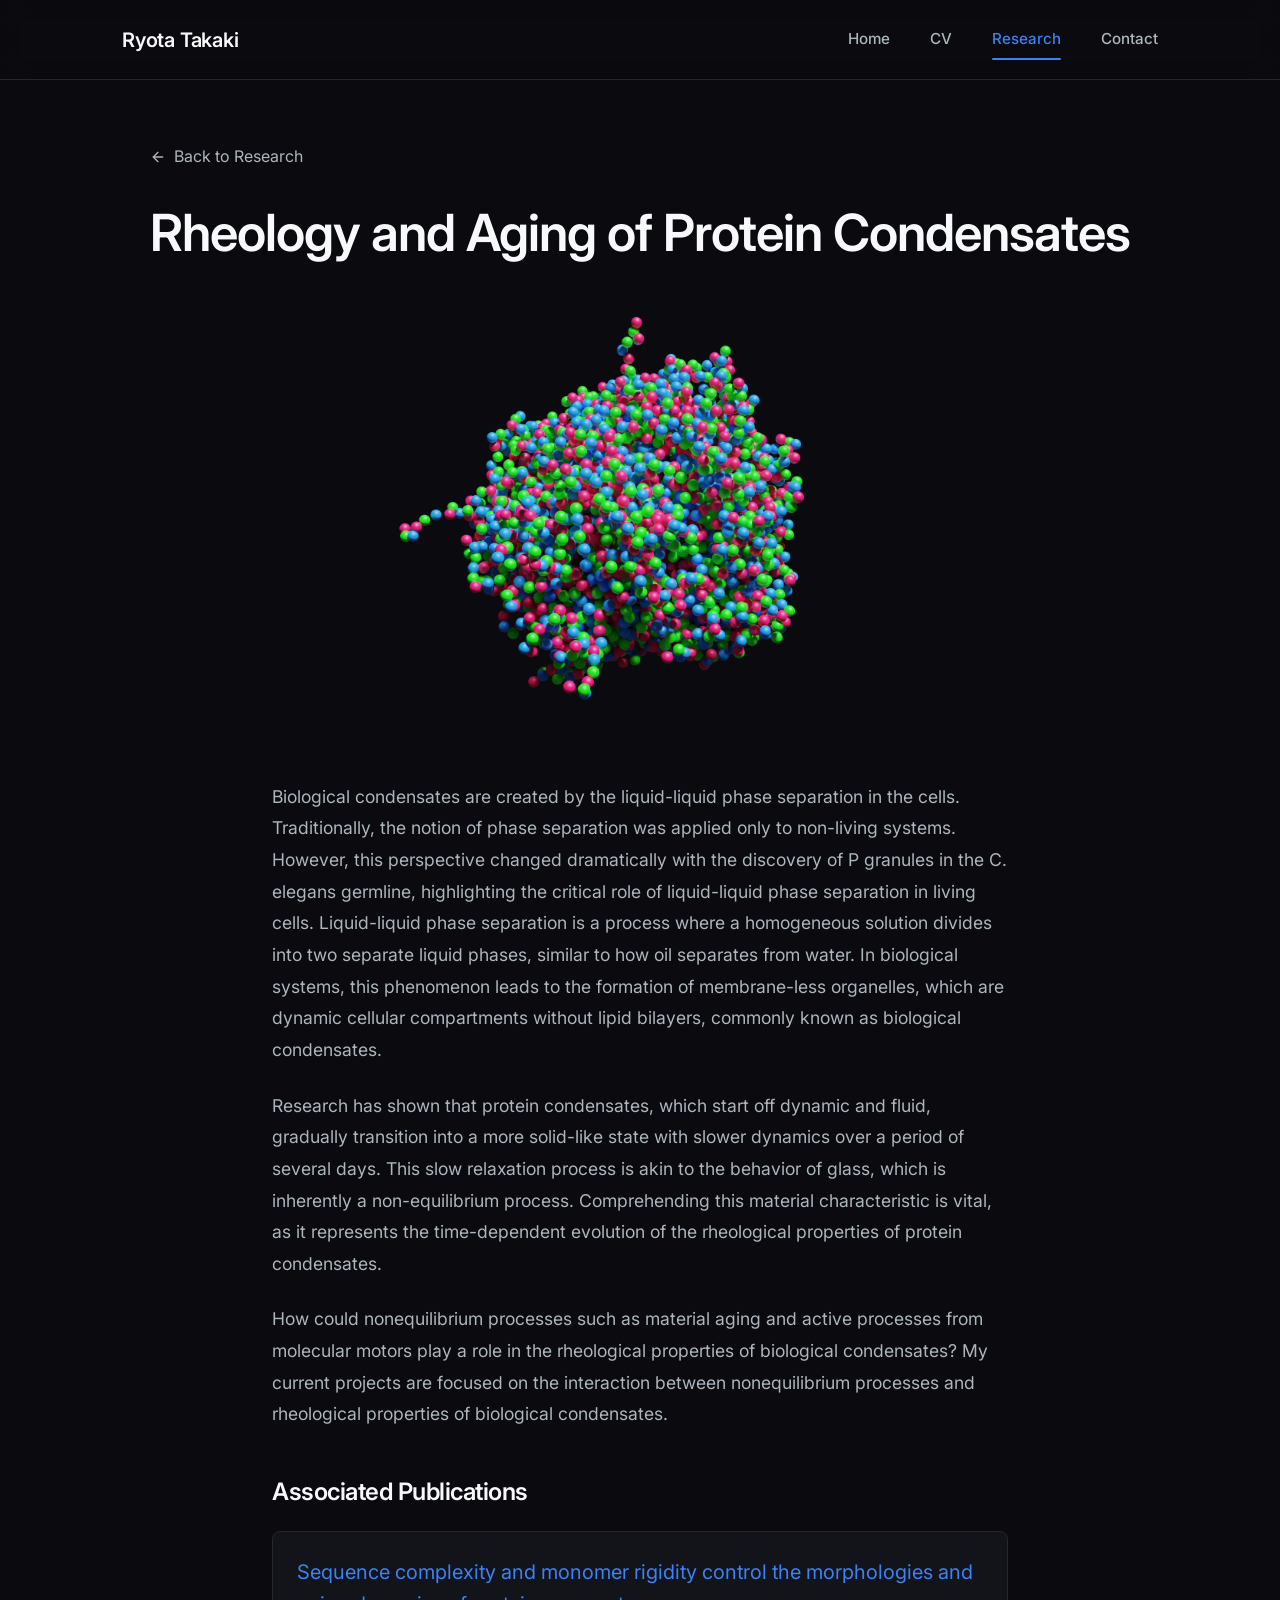
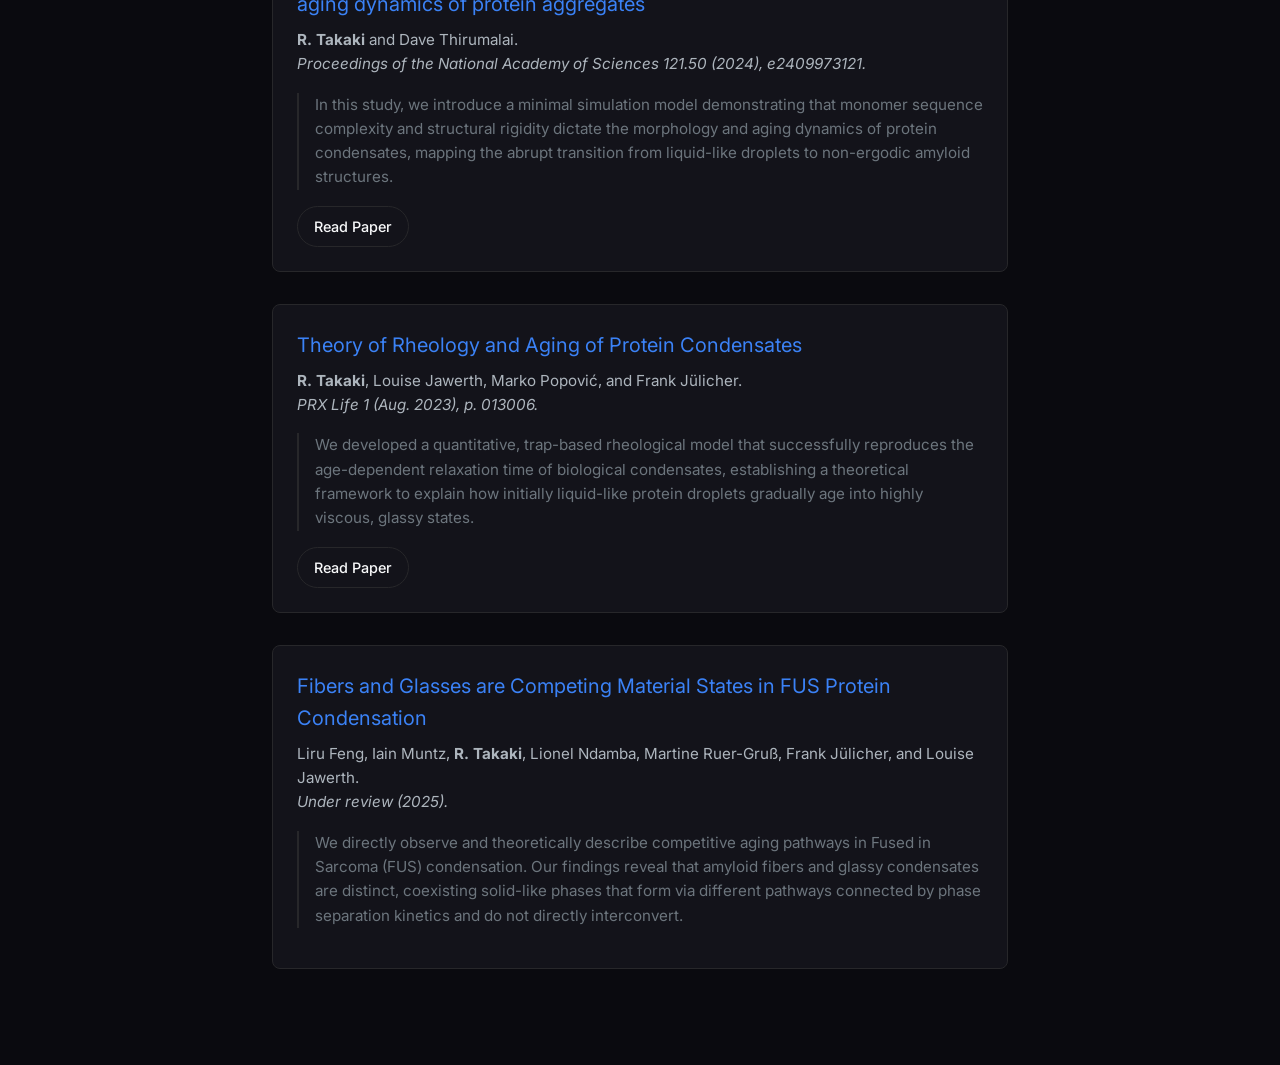
<file: project-condensates.html>
<!DOCTYPE html>
<html lang="en">

<head>
    <meta charset="UTF-8">
    <meta name="viewport" content="width=device-width, initial-scale=1.0">
    <title>Biological Condensates | Ryota Takaki</title>
    <!-- Google Fonts: Inter -->
    <link rel="preconnect" href="https://fonts.googleapis.com">
    <link rel="preconnect" href="https://fonts.gstatic.com" crossorigin>
    <link href="https://fonts.googleapis.com/css2?family=Inter:wght@300;400;500;600;700&display=swap" rel="stylesheet">
    <!-- Main Stylesheet -->
    <link rel="stylesheet" href="assets/css/styles.css">
    <style>
        .project-header {
            padding: calc(var(--nav-height) + 4rem) 2rem 2rem;
            max-width: var(--container-width);
            margin: 0 auto;
        }

        .back-link {
            display: inline-flex;
            align-items: center;
            color: var(--clr-text-secondary);
            margin-bottom: 2rem;
        }

        .back-link:hover {
            color: var(--clr-accent);
        }

        .back-link svg {
            margin-right: 0.5rem;
            width: 16px;
            height: 16px;
        }

        .project-title {
            font-size: clamp(2rem, 4vw, 3.5rem);
            margin-bottom: 1rem;
            color: var(--clr-text-primary);
        }

        .project-content {
            max-width: 800px;
            margin: 0 auto;
            padding: 0 2rem 4rem;
        }

        .project-img {
            width: 100%;
            border-radius: 12px;
            margin-bottom: 3rem;
        }

        .paper-card {
            background: var(--clr-bg-surface);
            border: 1px solid var(--clr-border);
            padding: 1.5rem;
            border-radius: 8px;
            margin-bottom: 2rem;
            transition: transform var(--transition-fast);
        }

        .paper-card:hover {
            border-color: var(--clr-text-muted);
        }

        .paper-title {
            font-size: 1.25rem;
            color: var(--clr-accent);
            margin-bottom: 0.5rem;
            display: block;
        }

        .paper-authors {
            font-size: 0.95rem;
            color: var(--clr-text-secondary);
            margin-bottom: 1rem;
        }

        .paper-abstract {
            color: var(--clr-text-muted);
            font-size: 0.95rem;
            border-left: 2px solid var(--clr-border);
            padding-left: 1rem;
            margin-bottom: 1rem;
        }
    </style>
</head>

<body>
    <nav class="navbar">
        <div class="nav-container">
            <a href="index.html" class="nav-logo">Ryota Takaki</a>
            <div class="nav-links">
                <a href="index.html" class="nav-link">Home</a>
                <a href="cv.html" class="nav-link">CV</a>
                <a href="research.html" class="nav-link active">Research</a>
                <a href="contact.html" class="nav-link">Contact</a>
            </div>
            <button class="mobile-menu-btn" aria-label="Toggle Navigation">
                <span class="hamburger"></span>
            </button>
        </div>
    </nav>

    <header class="project-header">
        <a href="research.html" class="back-link">
            <svg viewBox="0 0 24 24" fill="none" stroke="currentColor" stroke-width="2" stroke-linecap="round"
                stroke-linejoin="round">
                <line x1="19" y1="12" x2="5" y2="12"></line>
                <polyline points="12 19 5 12 12 5"></polyline>
            </svg>
            Back to Research
        </a>
        <h1 class="project-title animate-on-scroll">Rheology and Aging of Protein Condensates</h1>
    </header>

    <main class="project-content">
        <img src="figures/condensates.webp" alt="Biological Condensates" class="project-img animate-on-scroll"
            style="animation-delay: 0.1s;">

        <div class="animate-on-scroll" style="animation-delay: 0.2s;">
            <p style="color: var(--clr-text-secondary); font-size: 1.1rem; line-height: 1.8; margin-bottom: 1.5rem;">
                Biological condensates are created by the liquid-liquid phase separation in the cells. Traditionally,
                the notion of phase separation was applied only to non-living systems. However, this perspective changed
                dramatically with the discovery of P granules in the C. elegans germline, highlighting the critical role
                of liquid-liquid phase separation in living cells. Liquid-liquid phase separation is a process where
                a homogeneous solution divides into two separate liquid phases, similar to how oil separates from water.
                In biological systems, this phenomenon leads to the formation of membrane-less organelles, which are
                dynamic cellular compartments without lipid bilayers, commonly known as biological condensates.
            </p>

            <p style="color: var(--clr-text-secondary); font-size: 1.1rem; line-height: 1.8; margin-bottom: 1.5rem;">
                Research has shown that protein condensates, which start off dynamic and fluid, gradually transition
                into a more solid-like state with slower dynamics over a period of several days. This slow relaxation
                process is akin to the behavior of glass, which is inherently a non-equilibrium process. Comprehending
                this material characteristic is vital, as it represents the time-dependent evolution of the rheological
                properties of protein condensates.
            </p>

            <p style="color: var(--clr-text-secondary); font-size: 1.1rem; line-height: 1.8; margin-bottom: 3rem;">
                How could nonequilibrium processes such as material aging and active processes from molecular motors
                play a role in the rheological properties of biological condensates? My current projects are focused on
                the interaction between nonequilibrium processes and rheological properties of biological condensates.
            </p>

            <h2 style="font-size: 1.5rem; margin-bottom: 1.5rem;">Associated Publications</h2>

            <div class="paper-card">
                <a href="https://doi.org/10.1073/pnas.2409973121" target="_blank" class="paper-title">Sequence
                    complexity and monomer rigidity control the morphologies and aging dynamics of protein
                    aggregates</a>
                <div class="paper-authors"><strong>R. Takaki</strong> and Dave Thirumalai.<br><em>Proceedings of the
                        National Academy of Sciences 121.50 (2024), e2409973121.</em></div>
                <div class="paper-abstract">
                    In this study, we introduce a minimal simulation model demonstrating that monomer sequence
                    complexity and structural rigidity dictate the morphology and aging dynamics of protein condensates,
                    mapping the abrupt transition from liquid-like droplets to non-ergodic amyloid structures.
                </div>
                <a href="https://doi.org/10.1073/pnas.2409973121" target="_blank" class="btn btn-secondary"
                    style="padding: 0.5rem 1rem; font-size: 0.9rem;">Read Paper</a>
            </div>

            <div class="paper-card">
                <a href="https://doi.org/10.1103/PRXLife.1.013006" target="_blank" class="paper-title">Theory of
                    Rheology and Aging of Protein Condensates</a>
                <div class="paper-authors"><strong>R. Takaki</strong>, Louise Jawerth, Marko Popović, and Frank
                    Jülicher.<br><em>PRX Life 1 (Aug. 2023), p. 013006.</em></div>
                <div class="paper-abstract">
                    We developed a quantitative, trap-based rheological model that successfully reproduces the
                    age-dependent relaxation time of biological condensates, establishing a theoretical framework to
                    explain how initially liquid-like protein droplets gradually age into highly viscous, glassy states.
                </div>
                <a href="https://doi.org/10.1103/PRXLife.1.013006" target="_blank" class="btn btn-secondary"
                    style="padding: 0.5rem 1rem; font-size: 0.9rem;">Read Paper</a>
            </div>

            <div class="paper-card">
                <a href="#" class="paper-title">Fibers and Glasses are Competing Material States in FUS Protein
                    Condensation</a>
                <div class="paper-authors">Liru Feng, Iain Muntz, <strong>R. Takaki</strong>, Lionel Ndamba, Martine
                    Ruer-Gru&szlig;, Frank
                    Jülicher, and Louise Jawerth.<br><em>Under review (2025).</em></div>
                <div class="paper-abstract">
                    We directly observe and theoretically describe competitive aging pathways in Fused in Sarcoma (FUS)
                    condensation. Our findings reveal that amyloid fibers and glassy condensates are distinct,
                    coexisting solid-like phases that form via different pathways connected by phase separation kinetics
                    and do not directly interconvert.
                </div>
            </div>

        </div>
    </main>

    <script src="assets/js/main.js"></script>
</body>

</html>
</file>
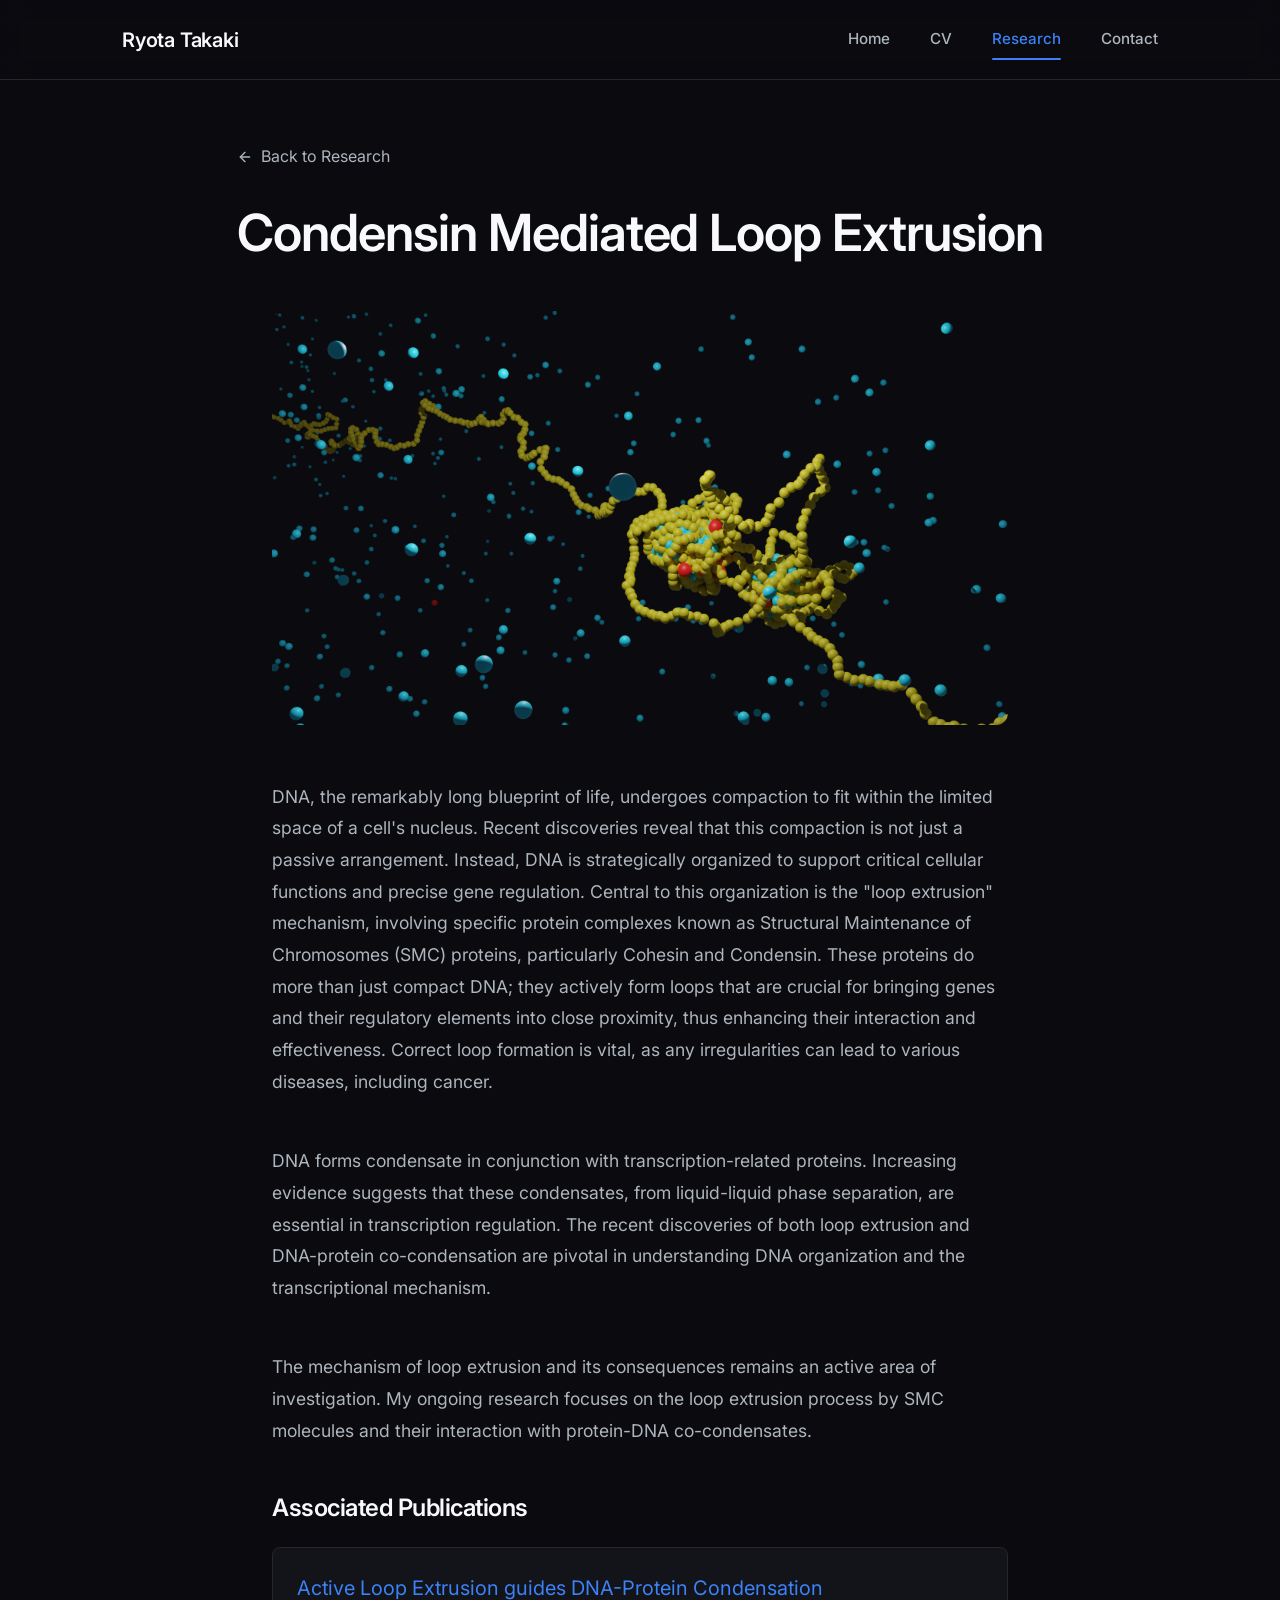
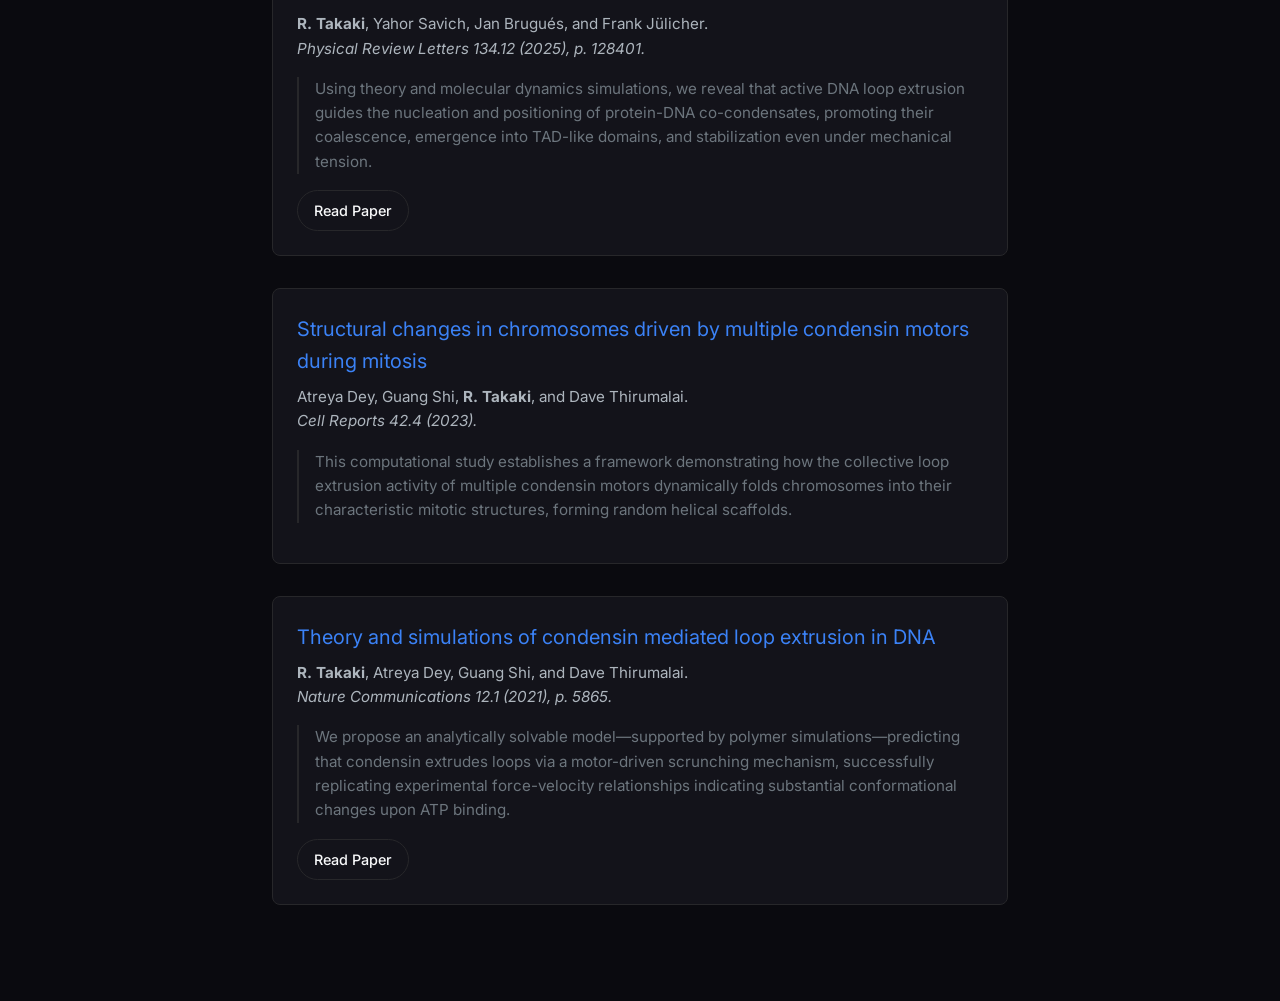
<file: project-genome.html>
<!DOCTYPE html>
<html lang="en">

<head>
    <meta charset="UTF-8">
    <meta name="viewport" content="width=device-width, initial-scale=1.0">
    <title>Genome Organization | Ryota Takaki</title>
    <!-- Google Fonts: Inter -->
    <link rel="preconnect" href="https://fonts.googleapis.com">
    <link rel="preconnect" href="https://fonts.gstatic.com" crossorigin>
    <link href="https://fonts.googleapis.com/css2?family=Inter:wght@300;400;500;600;700&display=swap" rel="stylesheet">
    <!-- Main Stylesheet -->
    <link rel="stylesheet" href="assets/css/styles.css">
    <style>
        .project-header {
            padding: calc(var(--nav-height) + 4rem) 2rem 2rem;
            max-width: var(--container-width);
            margin: 0 auto;
        }

        .back-link {
            display: inline-flex;
            align-items: center;
            color: var(--clr-text-secondary);
            margin-bottom: 2rem;
        }

        .back-link:hover {
            color: var(--clr-accent);
        }

        .back-link svg {
            margin-right: 0.5rem;
            width: 16px;
            height: 16px;
        }

        .project-title {
            font-size: clamp(2rem, 4vw, 3.5rem);
            margin-bottom: 1rem;
            color: var(--clr-text-primary);
        }

        .project-content {
            max-width: 800px;
            margin: 0 auto;
            padding: 0 2rem 4rem;
        }

        .project-img {
            width: 100%;
            border-radius: 12px;
            margin-bottom: 3rem;
        }

        .paper-card {
            background: var(--clr-bg-surface);
            border: 1px solid var(--clr-border);
            padding: 1.5rem;
            border-radius: 8px;
            margin-bottom: 2rem;
            transition: transform var(--transition-fast);
        }

        .paper-card:hover {
            border-color: var(--clr-text-muted);
        }

        .paper-title {
            font-size: 1.25rem;
            color: var(--clr-accent);
            margin-bottom: 0.5rem;
            display: block;
        }

        .paper-authors {
            font-size: 0.95rem;
            color: var(--clr-text-secondary);
            margin-bottom: 1rem;
        }

        .paper-abstract {
            color: var(--clr-text-muted);
            font-size: 0.95rem;
            border-left: 2px solid var(--clr-border);
            padding-left: 1rem;
            margin-bottom: 1rem;
        }
    </style>
</head>

<body>
    <nav class="navbar">
        <div class="nav-container">
            <a href="index.html" class="nav-logo">Ryota Takaki</a>
            <div class="nav-links">
                <a href="index.html" class="nav-link">Home</a>
                <a href="cv.html" class="nav-link">CV</a>
                <a href="research.html" class="nav-link active">Research</a>
                <a href="contact.html" class="nav-link">Contact</a>
            </div>
            <button class="mobile-menu-btn" aria-label="Toggle Navigation">
                <span class="hamburger"></span>
            </button>
        </div>
    </nav>

    <header class="project-header">
        <a href="research.html" class="back-link">
            <svg viewBox="0 0 24 24" fill="none" stroke="currentColor" stroke-width="2" stroke-linecap="round"
                stroke-linejoin="round">
                <line x1="19" y1="12" x2="5" y2="12"></line>
                <polyline points="12 19 5 12 12 5"></polyline>
            </svg>
            Back to Research
        </a>
        <h1 class="project-title animate-on-scroll">Condensin Mediated Loop Extrusion</h1>
    </header>

    <main class="project-content">
        <img src="figures/genome.webp" alt="Genome Organization" class="project-img animate-on-scroll"
            style="animation-delay: 0.1s;">

        <div class="animate-on-scroll" style="animation-delay: 0.2s;">
            <p style="color: var(--clr-text-secondary); font-size: 1.1rem; line-height: 1.8; margin-bottom: 3rem;">
                DNA, the remarkably long blueprint of life, undergoes compaction to fit within the limited space of a
                cell's nucleus. Recent discoveries reveal that this compaction is not just a passive arrangement.
                Instead, DNA is strategically organized to support critical cellular functions and precise gene
                regulation. Central to this organization is the "loop extrusion" mechanism, involving specific protein
                complexes known as Structural Maintenance of Chromosomes (SMC) proteins, particularly Cohesin and
                Condensin. These proteins do more than just compact DNA; they actively form loops that are crucial for
                bringing genes and their regulatory elements into close proximity, thus enhancing their interaction and
                effectiveness. Correct loop formation is vital, as any irregularities can lead to various diseases,
                including cancer.
            </p>
            <p style="color: var(--clr-text-secondary); font-size: 1.1rem; line-height: 1.8; margin-bottom: 3rem;">DNA
                forms condensate in conjunction with transcription-related proteins. Increasing evidence
                suggests that these condensates, from liquid-liquid phase separation, are essential in transcription
                regulation. The recent discoveries of both loop extrusion and DNA-protein co-condensation are
                pivotal in understanding DNA organization and the transcriptional mechanism.</p>


            <p style="color: var(--clr-text-secondary); font-size: 1.1rem; line-height: 1.8; margin-bottom: 3rem;">
                The mechanism of loop extrusion and its consequences remains an active area of investigation. My ongoing
                research focuses on the loop extrusion process by SMC molecules and their interaction with protein-DNA
                co-condensates.
            </p>

            <h2 style="font-size: 1.5rem; margin-bottom: 1.5rem;">Associated Publications</h2>

            <div class="paper-card">
                <a href="https://doi.org/10.1103/PhysRevLett.134.128401" target="_blank" class="paper-title">Active Loop
                    Extrusion guides DNA-Protein Condensation</a>
                <div class="paper-authors"><strong>R. Takaki</strong>, Yahor Savich, Jan Brugués, and Frank
                    Jülicher.<br><em>Physical Review Letters 134.12 (2025), p. 128401.</em></div>
                <div class="paper-abstract">
                    Using theory and molecular dynamics simulations, we reveal that active DNA loop extrusion guides the
                    nucleation and positioning of protein-DNA co-condensates, promoting their coalescence, emergence
                    into TAD-like domains, and stabilization even under mechanical tension.
                </div>
                <a href="https://doi.org/10.1103/PhysRevLett.134.128401" target="_blank" class="btn btn-secondary"
                    style="padding: 0.5rem 1rem; font-size: 0.9rem;">Read Paper</a>
            </div>

            <div class="paper-card">
                <span class="paper-title">Structural changes in chromosomes driven by multiple condensin motors during
                    mitosis</span>
                <div class="paper-authors">Atreya Dey, Guang Shi, <strong>R. Takaki</strong>, and Dave
                    Thirumalai.<br><em>Cell Reports 42.4 (2023).</em></div>
                <div class="paper-abstract">
                    This computational study establishes a framework demonstrating how the collective loop extrusion
                    activity of multiple condensin motors dynamically folds chromosomes into their characteristic
                    mitotic structures, forming random helical scaffolds.
                </div>
            </div>

            <div class="paper-card">
                <a href="https://www.nature.com/articles/s41467-021-26167-1" target="_blank" class="paper-title">Theory
                    and
                    simulations of condensin mediated loop extrusion in DNA</a>
                <div class="paper-authors"><strong>R. Takaki</strong>, Atreya Dey, Guang Shi, and Dave
                    Thirumalai.<br><em>Nature Communications 12.1 (2021), p. 5865.</em></div>
                <div class="paper-abstract">
                    We propose an analytically solvable model—supported by polymer simulations—predicting that condensin
                    extrudes loops via a motor-driven scrunching mechanism, successfully replicating experimental
                    force-velocity relationships indicating substantial conformational changes upon ATP binding.
                </div>
                <a href="https://www.nature.com/articles/s41467-021-26167-1" target="_blank" class="btn btn-secondary"
                    style="padding: 0.5rem 1rem; font-size: 0.9rem;">Read Paper</a>
            </div>

        </div>
    </main>

    <script src="assets/js/main.js"></script>
</body>

</html>
</file>
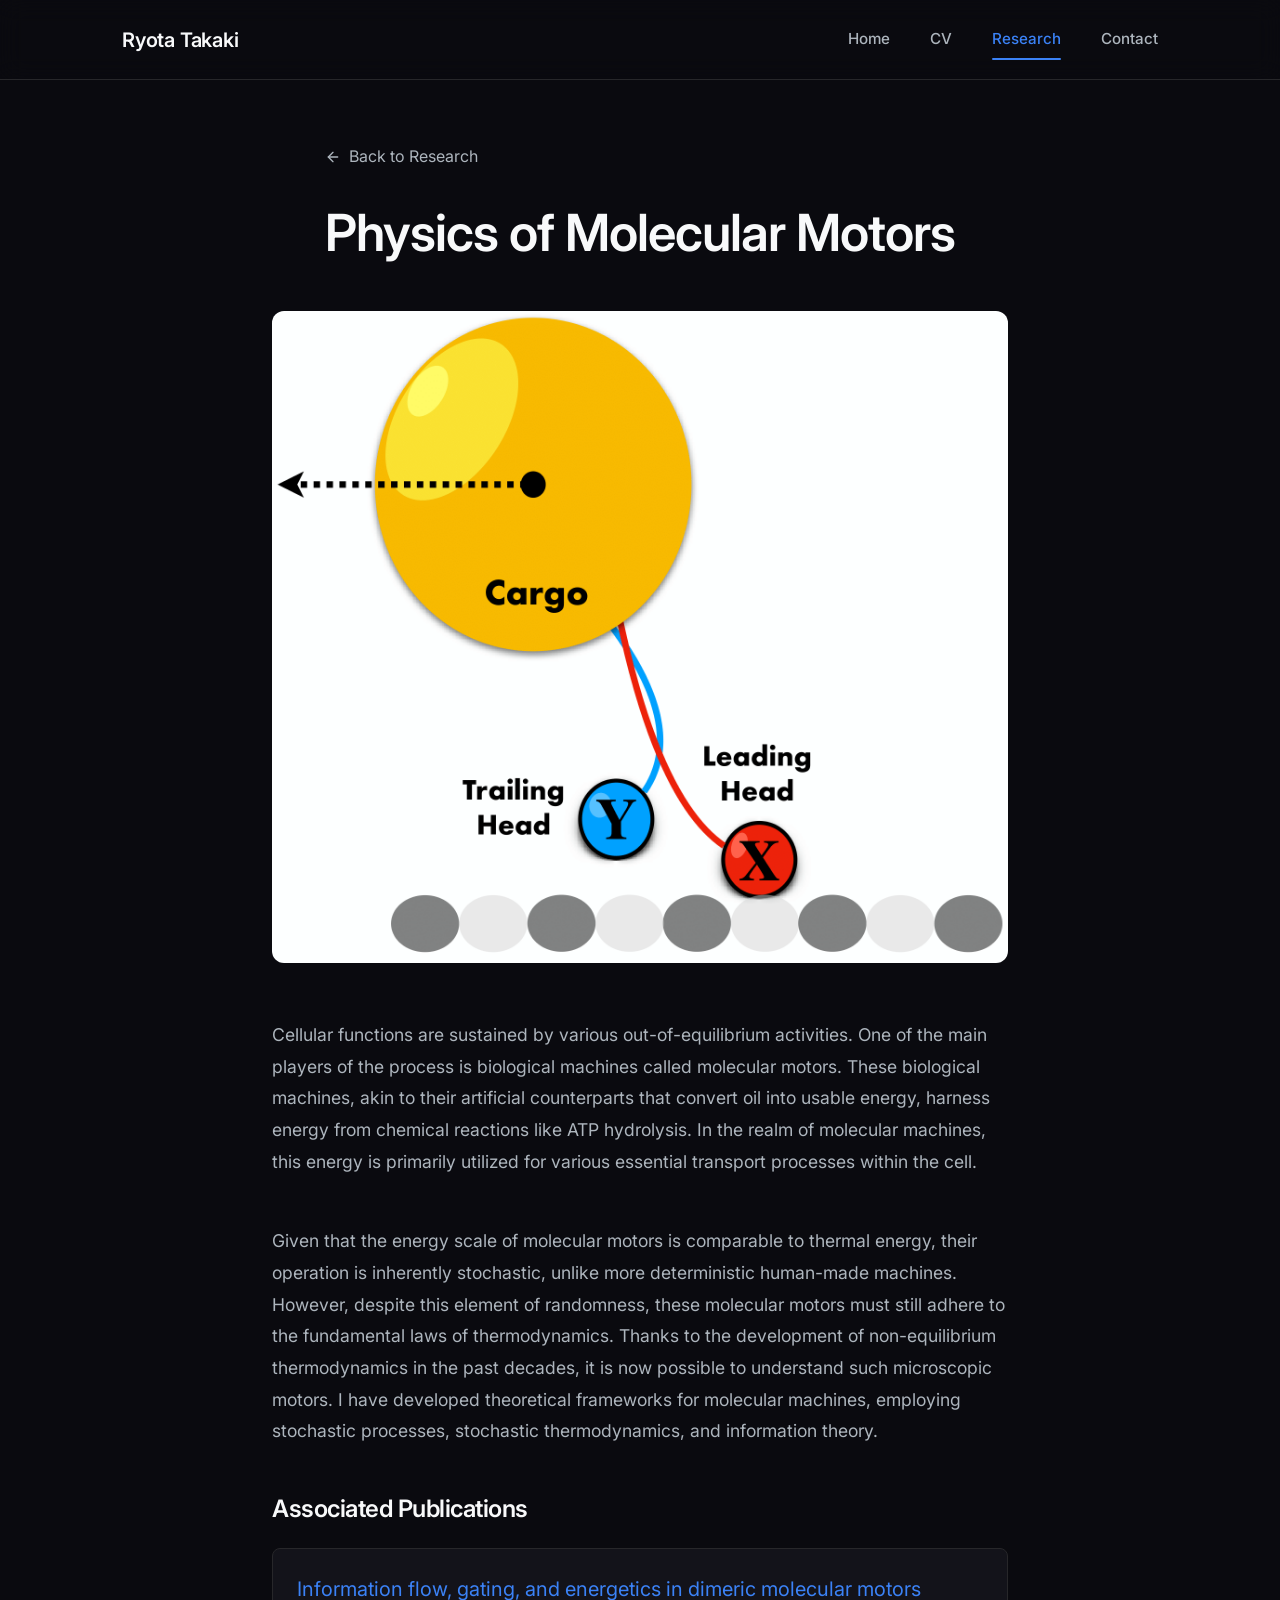
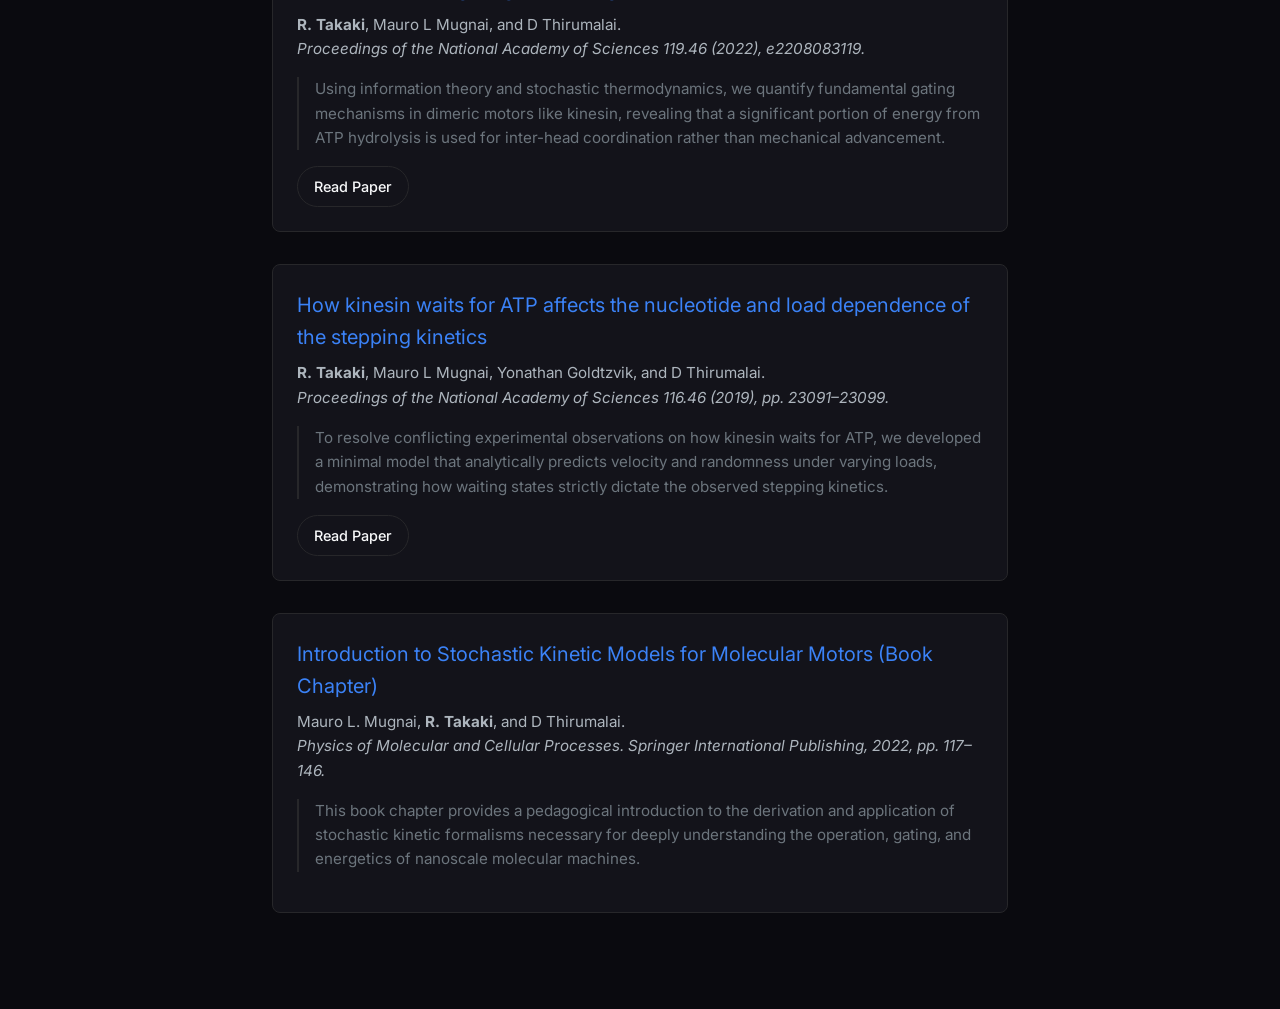
<file: project-molecular-motors.html>
<!DOCTYPE html>
<html lang="en">

<head>
    <meta charset="UTF-8">
    <meta name="viewport" content="width=device-width, initial-scale=1.0">
    <title>Molecular Motors | Ryota Takaki</title>
    <!-- Google Fonts: Inter -->
    <link rel="preconnect" href="https://fonts.googleapis.com">
    <link rel="preconnect" href="https://fonts.gstatic.com" crossorigin>
    <link href="https://fonts.googleapis.com/css2?family=Inter:wght@300;400;500;600;700&display=swap" rel="stylesheet">
    <!-- Main Stylesheet -->
    <link rel="stylesheet" href="assets/css/styles.css">
    <style>
        .project-header {
            padding: calc(var(--nav-height) + 4rem) 2rem 2rem;
            max-width: var(--container-width);
            margin: 0 auto;
        }

        .back-link {
            display: inline-flex;
            align-items: center;
            color: var(--clr-text-secondary);
            margin-bottom: 2rem;
        }

        .back-link:hover {
            color: var(--clr-accent);
        }

        .back-link svg {
            margin-right: 0.5rem;
            width: 16px;
            height: 16px;
        }

        .project-title {
            font-size: clamp(2rem, 4vw, 3.5rem);
            margin-bottom: 1rem;
            color: var(--clr-text-primary);
        }

        .project-content {
            max-width: 800px;
            margin: 0 auto;
            padding: 0 2rem 4rem;
        }

        .project-img {
            width: 100%;
            border-radius: 12px;
            margin-bottom: 3rem;
        }

        .paper-card {
            background: var(--clr-bg-surface);
            border: 1px solid var(--clr-border);
            padding: 1.5rem;
            border-radius: 8px;
            margin-bottom: 2rem;
            transition: transform var(--transition-fast);
        }

        .paper-card:hover {
            border-color: var(--clr-text-muted);
        }

        .paper-title {
            font-size: 1.25rem;
            color: var(--clr-accent);
            margin-bottom: 0.5rem;
            display: block;
        }

        .paper-authors {
            font-size: 0.95rem;
            color: var(--clr-text-secondary);
            margin-bottom: 1rem;
        }

        .paper-abstract {
            color: var(--clr-text-muted);
            font-size: 0.95rem;
            border-left: 2px solid var(--clr-border);
            padding-left: 1rem;
            margin-bottom: 1rem;
        }
    </style>
</head>

<body>
    <nav class="navbar">
        <div class="nav-container">
            <a href="index.html" class="nav-logo">Ryota Takaki</a>
            <div class="nav-links">
                <a href="index.html" class="nav-link">Home</a>
                <a href="cv.html" class="nav-link">CV</a>
                <a href="research.html" class="nav-link active">Research</a>
                <a href="contact.html" class="nav-link">Contact</a>
            </div>
            <button class="mobile-menu-btn" aria-label="Toggle Navigation">
                <span class="hamburger"></span>
            </button>
        </div>
    </nav>

    <header class="project-header">
        <a href="research.html" class="back-link">
            <svg viewBox="0 0 24 24" fill="none" stroke="currentColor" stroke-width="2" stroke-linecap="round"
                stroke-linejoin="round">
                <line x1="19" y1="12" x2="5" y2="12"></line>
                <polyline points="12 19 5 12 12 5"></polyline>
            </svg>
            Back to Research
        </a>
        <h1 class="project-title animate-on-scroll">Physics of Molecular Motors</h1>
    </header>

    <main class="project-content">
        <img src="figures/molecular_motor.webp" alt="Molecular Motors" class="project-img animate-on-scroll"
            style="animation-delay: 0.1s;">

        <div class="animate-on-scroll" style="animation-delay: 0.2s;">
            <p style="color: var(--clr-text-secondary); font-size: 1.1rem; line-height: 1.8; margin-bottom: 3rem;">
                Cellular functions are sustained by various out-of-equilibrium activities. One of the main players of
                the process is biological machines called molecular motors. These biological machines, akin to their
                artificial counterparts that convert oil into usable energy, harness energy from chemical reactions like
                ATP hydrolysis. In the realm of molecular machines, this energy is primarily utilized for various
                essential transport processes within the cell.
            </p>

            <p style="color: var(--clr-text-secondary); font-size: 1.1rem; line-height: 1.8; margin-bottom: 3rem;">
                Given that the energy scale of molecular motors is comparable to thermal energy, their operation is
                inherently stochastic, unlike more deterministic human-made machines. However, despite this element of
                randomness, these molecular motors must still adhere to the fundamental laws of thermodynamics. Thanks
                to the development of non-equilibrium thermodynamics in the past decades, it is now possible to
                understand such microscopic motors. I have developed theoretical frameworks for molecular machines,
                employing stochastic processes, stochastic thermodynamics, and information theory.
            </p>

            <h2 style="font-size: 1.5rem; margin-bottom: 1.5rem;">Associated Publications</h2>

            <div class="paper-card">
                <a href="https://doi.org/10.1073/pnas.2208083119" target="_blank" class="paper-title">Information flow,
                    gating, and energetics in dimeric molecular motors</a>
                <div class="paper-authors"><strong>R. Takaki</strong>, Mauro L Mugnai, and D
                    Thirumalai.<br><em>Proceedings of the National Academy of Sciences 119.46 (2022), e2208083119.</em>
                </div>
                <div class="paper-abstract">
                    Using information theory and stochastic thermodynamics, we quantify fundamental gating mechanisms in
                    dimeric motors like kinesin, revealing that a significant portion of energy from ATP hydrolysis is
                    used for inter-head coordination rather than mechanical advancement.
                </div>
                <a href="https://doi.org/10.1073/pnas.2208083119" target="_blank" class="btn btn-secondary"
                    style="padding: 0.5rem 1rem; font-size: 0.9rem;">Read Paper</a>
            </div>

            <div class="paper-card">
                <a href="https://www.pnas.org/doi/abs/10.1073/pnas.1913650116" target="_blank" class="paper-title">How
                    kinesin waits for ATP affects the nucleotide and load dependence of the stepping kinetics</a>
                <div class="paper-authors"><strong>R. Takaki</strong>, Mauro L Mugnai, Yonathan Goldtzvik, and D
                    Thirumalai.<br><em>Proceedings of the National Academy of Sciences 116.46 (2019), pp.
                        23091–23099.</em></div>
                <div class="paper-abstract">
                    To resolve conflicting experimental observations on how kinesin waits for ATP, we developed a
                    minimal model that analytically predicts velocity and randomness under varying loads, demonstrating
                    how waiting states strictly dictate the observed stepping kinetics.
                </div>
                <a href="https://www.pnas.org/doi/abs/10.1073/pnas.1913650116" target="_blank" class="btn btn-secondary"
                    style="padding: 0.5rem 1rem; font-size: 0.9rem;">Read Paper</a>
            </div>

            <div class="paper-card">
                <span class="paper-title">Introduction to Stochastic Kinetic Models for Molecular Motors (Book
                    Chapter)</span>
                <div class="paper-authors">Mauro L. Mugnai, <strong>R. Takaki</strong>, and D Thirumalai.<br><em>Physics
                        of Molecular and Cellular Processes. Springer International Publishing, 2022, pp. 117–146.</em>
                </div>
                <div class="paper-abstract">
                    This book chapter provides a pedagogical introduction to the derivation and application of
                    stochastic kinetic formalisms necessary for deeply understanding the operation, gating, and
                    energetics of nanoscale molecular machines.
                </div>
            </div>

        </div>
    </main>

    <script src="assets/js/main.js"></script>
</body>

</html>
</file>
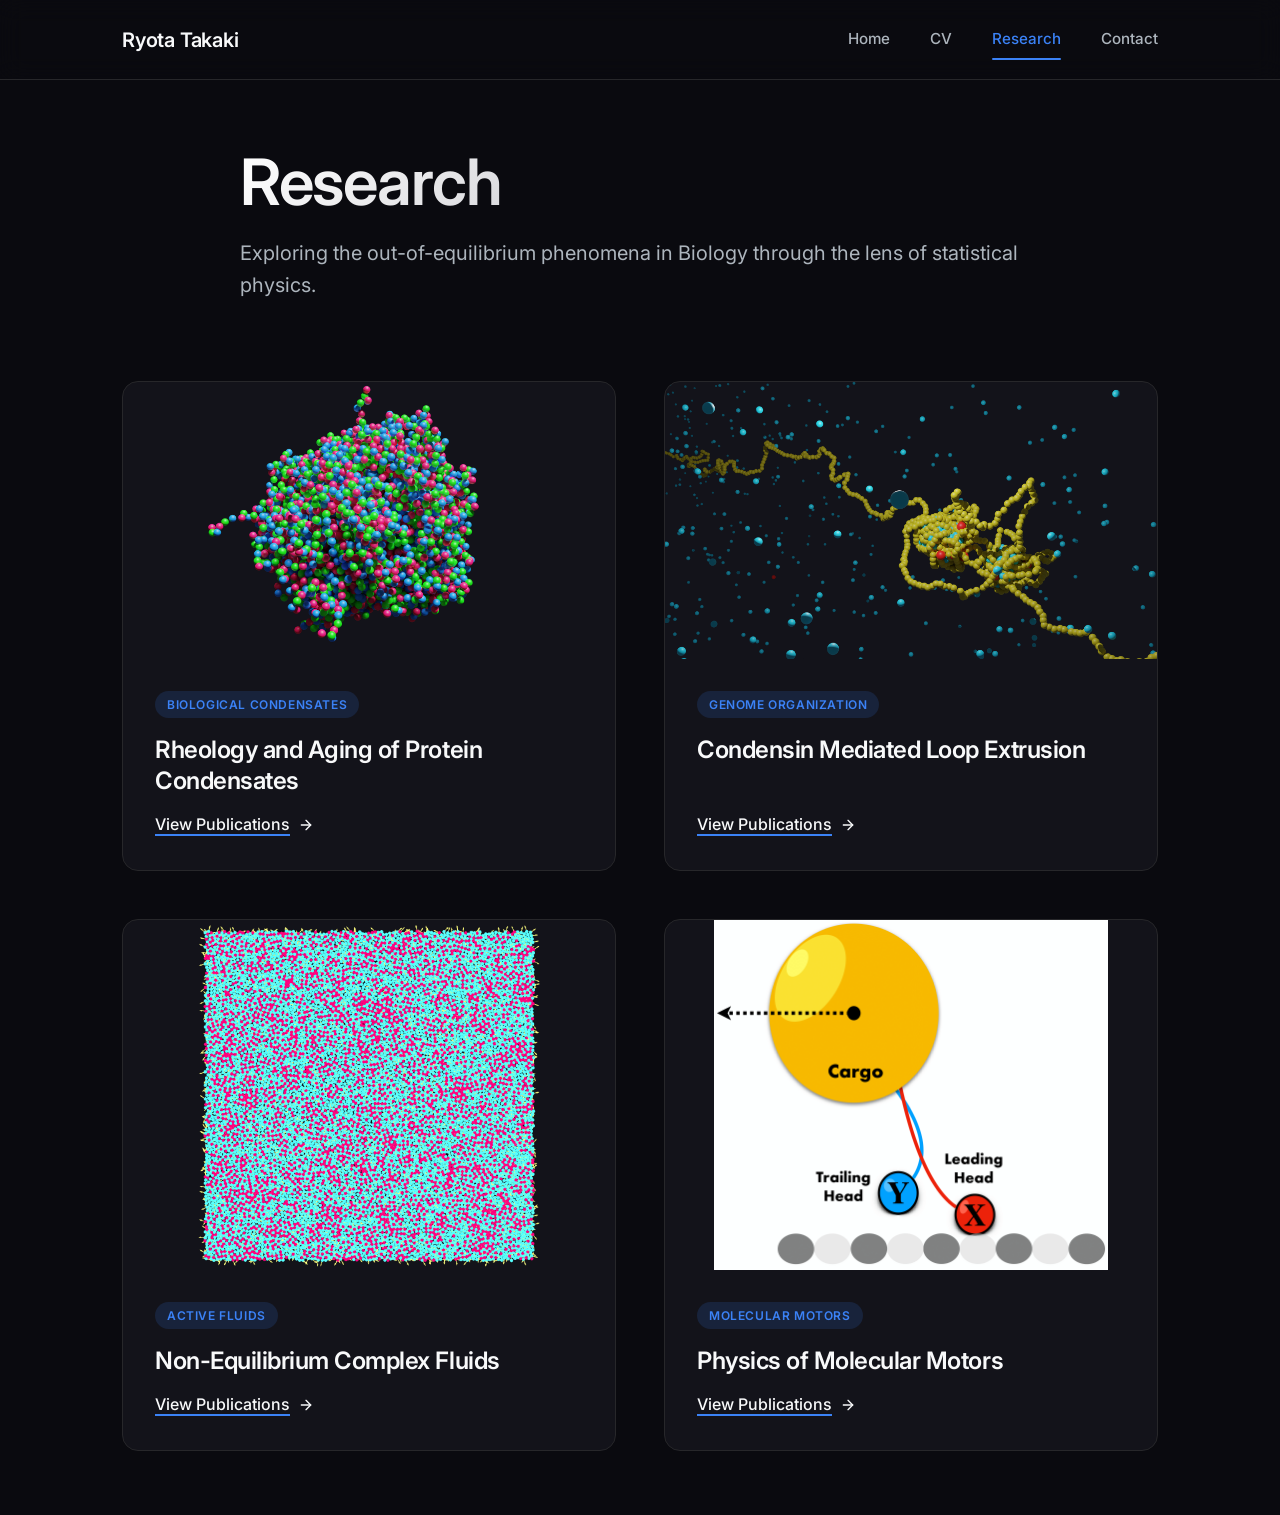
<file: research.html>
<!DOCTYPE html>
<html lang="en">

<head>
    <meta charset="UTF-8">
    <meta name="viewport" content="width=device-width, initial-scale=1.0">
    <title>Research | Ryota Takaki</title>
    <meta name="description"
        content="Research on Biological Soft Matter Physics, non-equilibrium dynamics of biological condensates, and genome organization by Ryota Takaki.">
    <!-- Google Fonts: Inter -->
    <link rel="preconnect" href="https://fonts.googleapis.com">
    <link rel="preconnect" href="https://fonts.gstatic.com" crossorigin>
    <link href="https://fonts.googleapis.com/css2?family=Inter:wght@300;400;500;600;700&display=swap" rel="stylesheet">
    <!-- Main Stylesheet -->
    <link rel="stylesheet" href="assets/css/styles.css">
    <style>
        .page-header {
            padding: calc(var(--nav-height) + 4rem) 2rem 2rem;
            max-width: var(--container-width);
            margin: 0 auto;
        }

        .page-title {
            font-size: clamp(2.5rem, 5vw, 4rem);
            margin-bottom: 1rem;
            background: linear-gradient(135deg, #fff 0%, #a1a1aa 100%);
            -webkit-background-clip: text;
            -webkit-text-fill-color: transparent;
            background-clip: text;
        }

        .page-subtitle {
            font-size: 1.25rem;
            color: var(--clr-text-secondary);
            max-width: 800px;
        }

        .page-content {
            max-width: var(--container-width);
            margin: 0 auto;
            padding: 0 2rem 4rem;
        }

        .research-grid {
            display: grid;
            grid-template-columns: 1fr;
            gap: 3rem;
            margin-top: 3rem;
        }

        @media (min-width: 768px) {
            .research-grid {
                grid-template-columns: repeat(2, 1fr);
            }
        }

        .research-card {
            background: var(--clr-bg-surface);
            border: 1px solid var(--clr-border);
            border-radius: 16px;
            overflow: hidden;
            transition: transform var(--transition-normal), box-shadow var(--transition-normal);
            height: 100%;
            display: flex;
            flex-direction: column;
        }

        .research-card:hover {
            transform: translateY(-8px);
            box-shadow: 0 20px 40px rgba(0, 0, 0, 0.4);
            border-color: var(--clr-text-muted);
        }

        .research-img-placeholder {
            width: 100%;
            height: 240px;
            background: linear-gradient(135deg, var(--clr-bg-surface-hover) 0%, rgba(59, 130, 246, 0.2) 100%);
            position: relative;
            display: flex;
            align-items: center;
            justify-content: center;
        }

        .research-img-placeholder::after {
            display: none;
        }

        .research-content {
            padding: 2rem;
            flex-grow: 1;
            display: flex;
            flex-direction: column;
        }

        .research-tag {
            display: inline-block;
            padding: 0.25rem 0.75rem;
            background: var(--clr-accent-glow);
            color: var(--clr-accent);
            border-radius: 9999px;
            font-size: 0.75rem;
            font-weight: 600;
            text-transform: uppercase;
            letter-spacing: 0.05em;
            margin-bottom: 1rem;
            align-self: flex-start;
        }

        .research-title {
            font-size: 1.5rem;
            color: var(--clr-text-primary);
            margin-bottom: 1rem;
            line-height: 1.3;
        }

        .research-desc {
            color: var(--clr-text-secondary);
            font-size: 1rem;
            line-height: 1.6;
            margin-bottom: 1.5rem;
            flex-grow: 1;
        }

        .research-link {
            display: inline-flex;
            align-items: center;
            color: var(--clr-text-primary);
            font-weight: 500;
            text-decoration: underline;
            text-decoration-color: var(--clr-accent);
            text-decoration-thickness: 2px;
            text-underline-offset: 4px;
            transition: color var(--transition-fast);
            margin-top: auto;
        }

        .research-link:hover {
            color: var(--clr-accent);
        }

        .research-link svg {
            margin-left: 0.5rem;
            width: 16px;
            height: 16px;
            transition: transform var(--transition-fast);
        }

        .research-link:hover svg {
            transform: translateX(4px);
        }
    </style>
</head>

<body>
    <!-- Navigation -->
    <nav class="navbar">
        <div class="nav-container">
            <a href="index.html" class="nav-logo">Ryota Takaki</a>
            <div class="nav-links">
                <a href="index.html" class="nav-link">Home</a>
                <a href="cv.html" class="nav-link">CV</a>
                <a href="research.html" class="nav-link active">Research</a>
                <a href="contact.html" class="nav-link">Contact</a>
            </div>
            <button class="mobile-menu-btn" aria-label="Toggle Navigation">
                <span class="hamburger"></span>
            </button>
        </div>
    </nav>

    <header class="page-header">
        <h1 class="page-title animate-on-scroll">Research</h1>
        <p class="page-subtitle animate-on-scroll" style="animation-delay: 0.1s;">
            Exploring the out-of-equilibrium phenomena in Biology through the lens of statistical physics.
        </p>
    </header>

    <main class="page-content">
        <div class="research-grid">

            <!-- Project 1 -->
            <article class="research-card animate-on-scroll" style="animation-delay: 0.2s;">
                <div class="research-img-placeholder" style="background: transparent; height: auto;">
                    <img src="figures/condensates.webp" alt="Biological Condensates visualization"
                        style="width: 100%; max-height: 350px; object-fit: contain; display: block;">
                </div>
                <div class="research-content">
                    <span class="research-tag">Biological Condensates</span>
                    <h2 class="research-title">Rheology and Aging of Protein Condensates</h2>
                    <a href="project-condensates.html" class="research-link">
                        View Publications
                        <svg viewBox="0 0 24 24" fill="none" stroke="currentColor" stroke-width="2"
                            stroke-linecap="round" stroke-linejoin="round">
                            <line x1="5" y1="12" x2="19" y2="12"></line>
                            <polyline points="12 5 19 12 12 19"></polyline>
                        </svg>
                    </a>
                </div>
            </article>

            <!-- Project 2 -->
            <article class="research-card animate-on-scroll" style="animation-delay: 0.3s;">
                <div class="research-img-placeholder" style="background: transparent; height: auto;">
                    <img src="figures/genome.webp" alt="Genome Organization visualization"
                        style="width: 100%; max-height: 350px; object-fit: contain; display: block;">
                </div>
                <div class="research-content">
                    <span class="research-tag">Genome Organization</span>
                    <h2 class="research-title">Condensin Mediated Loop Extrusion</h2>
                    <a href="project-genome.html" class="research-link">
                        View Publications
                        <svg viewBox="0 0 24 24" fill="none" stroke="currentColor" stroke-width="2"
                            stroke-linecap="round" stroke-linejoin="round">
                            <line x1="5" y1="12" x2="19" y2="12"></line>
                            <polyline points="12 5 19 12 12 19"></polyline>
                        </svg>
                    </a>
                </div>
            </article>

            <!-- Project 3 -->
            <article class="research-card animate-on-scroll" style="animation-delay: 0.4s;">
                <div class="research-img-placeholder" style="background: transparent; height: auto;">
                    <img src="figures/dense_active_fluid.png" alt="Dense Active Fluid visualization"
                        style="width: 100%; max-height: 350px; object-fit: contain; display: block;">
                </div>
                <div class="research-content">
                    <span class="research-tag">Active Fluids</span>
                    <h2 class="research-title">Non-Equilibrium Complex Fluids</h2>
                    <a href="project-active-matter.html" class="research-link">
                        View Publications
                        <svg viewBox="0 0 24 24" fill="none" stroke="currentColor" stroke-width="2"
                            stroke-linecap="round" stroke-linejoin="round">
                            <line x1="5" y1="12" x2="19" y2="12"></line>
                            <polyline points="12 5 19 12 12 19"></polyline>
                        </svg>
                    </a>
                </div>
            </article>

            <!-- Project 4 -->
            <article class="research-card animate-on-scroll" style="animation-delay: 0.5s;">
                <div class="research-img-placeholder" style="background: transparent; height: auto;">
                    <img src="figures/molecular_motor.webp" alt="Molecular Motors visualization"
                        style="width: 100%; max-height: 350px; object-fit: contain; display: block;">
                </div>
                <div class="research-content">
                    <span class="research-tag">Molecular Motors</span>
                    <h2 class="research-title">Physics of Molecular Motors</h2>
                    <a href="project-molecular-motors.html" class="research-link">
                        View Publications
                        <svg viewBox="0 0 24 24" fill="none" stroke="currentColor" stroke-width="2"
                            stroke-linecap="round" stroke-linejoin="round">
                            <line x1="5" y1="12" x2="19" y2="12"></line>
                            <polyline points="12 5 19 12 12 19"></polyline>
                        </svg>
                    </a>
                </div>
            </article>

        </div>
    </main>

    <script src="assets/js/main.js"></script>
</body>

</html>
</file>
<file: assets/css/styles.css>
/* ==========================================================================
   Design System Variables
   ========================================================================== */
   :root {
    /* Colors */
    --clr-bg: #0a0a0f;
    --clr-bg-surface: #13131a;
    --clr-bg-surface-hover: #1c1c26;
    
    --clr-text-primary: #f8f9fa;
    --clr-text-secondary: #adb5bd;
    --clr-text-muted: #6c757d;
    
    --clr-accent: #3b82f6; /* Modern Blue */
    --clr-accent-hover: #60a5fa;
    --clr-accent-glow: rgba(59, 130, 246, 0.15);
    
    --clr-border: #27272a;
    
    /* Typography */
    --font-primary: 'Inter', -apple-system, BlinkMacSystemFont, "Segoe UI", Roboto, Helvetica, Arial, sans-serif;
    
    /* Animations */
    --transition-fast: 150ms cubic-bezier(0.4, 0, 0.2, 1);
    --transition-normal: 300ms cubic-bezier(0.4, 0, 0.2, 1);
    --transition-slow: 500ms cubic-bezier(0.4, 0, 0.2, 1);
    
    /* Layout */
    --container-width: 1100px;
    --nav-height: 80px;
}

/* ==========================================================================
   Reset & Base Styles
   ========================================================================== */
*, *::before, *::after {
    box-sizing: border-box;
    margin: 0;
    padding: 0;
}

body {
    font-family: var(--font-primary);
    background-color: var(--clr-bg);
    color: var(--clr-text-primary);
    line-height: 1.6;
    -webkit-font-smoothing: antialiased;
    -moz-osx-font-smoothing: grayscale;
    min-height: 100vh;
    display: flex;
    flex-direction: column;
}

a {
    color: inherit;
    text-decoration: none;
    transition: color var(--transition-fast);
}

ul {
    list-style: none;
}

/* ==========================================================================
   Typography
   ========================================================================== */
h1, h2, h3, h4, h5, h6 {
    line-height: 1.2;
    font-weight: 600;
    letter-spacing: -0.02em;
}

/* ==========================================================================
   Navigation
   ========================================================================== */
.navbar {
    position: fixed;
    top: 0;
    left: 0;
    right: 0;
    height: var(--nav-height);
    background: rgba(10, 10, 15, 0.8);
    backdrop-filter: blur(12px);
    -webkit-backdrop-filter: blur(12px);
    border-bottom: 1px solid var(--clr-border);
    z-index: 1000;
    transition: transform var(--transition-normal);
}

.navbar.hidden {
    transform: translateY(-100%);
}

.nav-container {
    max-width: var(--container-width);
    margin: 0 auto;
    padding: 0 2rem;
    height: 100%;
    display: flex;
    justify-content: space-between;
    align-items: center;
}

.nav-logo {
    font-size: 1.25rem;
    font-weight: 600;
    letter-spacing: -0.01em;
    position: relative;
    z-index: 1001; /* Keep above mobile menu */
}

.nav-links {
    display: flex;
    gap: 2.5rem;
}

.nav-link {
    font-size: 0.95rem;
    font-weight: 500;
    color: var(--clr-text-secondary);
    position: relative;
    padding: 0.5rem 0;
}

.nav-link:hover {
    color: var(--clr-text-primary);
}

.nav-link.active {
    color: var(--clr-accent);
}

.nav-link::after {
    content: '';
    position: absolute;
    bottom: 0;
    left: 0;
    width: 0%;
    height: 2px;
    background-color: var(--clr-accent);
    transition: width var(--transition-normal);
    border-radius: 2px;
}

.nav-link:hover::after,
.nav-link.active::after {
    width: 100%;
}

.mobile-menu-btn {
    display: none;
    background: transparent;
    border: none;
    cursor: pointer;
    padding: 0.5rem;
    z-index: 1001;
}

.hamburger {
    display: block;
    width: 24px;
    height: 2px;
    background: var(--clr-text-primary);
    position: relative;
    transition: background var(--transition-fast);
}

.hamburger::before,
.hamburger::after {
    content: '';
    position: absolute;
    left: 0;
    width: 100%;
    height: 2px;
    background: var(--clr-text-primary);
    transition: transform var(--transition-normal), top var(--transition-normal);
}

.hamburger::before { top: -6px; }
.hamburger::after { top: 6px; }

/* Mobile Menu Active State */
.mobile-menu-btn.active .hamburger { background: transparent; }
.mobile-menu-btn.active .hamburger::before {
    top: 0;
    transform: rotate(45deg);
}
.mobile-menu-btn.active .hamburger::after {
    top: 0;
    transform: rotate(-45deg);
}

/* ==========================================================================
   Hero Section
   ========================================================================== */
.hero {
    min-height: 100vh;
    display: flex;
    align-items: center;
    position: relative;
    padding: calc(var(--nav-height) + 4rem) 2rem 4rem;
    overflow: hidden;
}

.hero-content {
    max-width: var(--container-width);
    margin: 0 auto;
    position: relative;
    z-index: 10;
}

.hero-title {
    font-size: clamp(3rem, 8vw, 5.5rem);
    font-weight: 700;
    margin-bottom: 0.5rem;
    background: linear-gradient(135deg, #fff 0%, #a1a1aa 100%);
    -webkit-background-clip: text;
    -webkit-text-fill-color: transparent;
    background-clip: text;
}

.hero-subtitle {
    font-size: clamp(1.5rem, 4vw, 2.5rem);
    font-weight: 400;
    color: var(--clr-text-secondary);
    margin-bottom: 1.5rem;
}

.hero-affiliation {
    font-size: clamp(1rem, 2vw, 1.25rem);
    font-weight: 500;
    color: var(--clr-text-secondary);
    margin-bottom: 2.5rem;
    padding-left: 1rem;
    border-left: 3px solid var(--clr-accent);
}

.highlight-link {
    color: var(--clr-text-primary);
    text-decoration: underline;
    text-decoration-color: var(--clr-accent);
    text-decoration-thickness: 2px;
    text-underline-offset: 4px;
    transition: color var(--transition-fast);
}

.highlight-link:hover {
    color: var(--clr-accent);
}

.hero-description {
    max-width: 700px;
    font-size: 1.125rem;
    color: var(--clr-text-secondary);
    display: flex;
    flex-direction: column;
    gap: 1.25rem;
    margin-bottom: 3rem;
}

.hero-actions {
    display: flex;
    gap: 1rem;
    margin-bottom: 4rem;
    flex-wrap: wrap;
}

.btn {
    display: inline-flex;
    align-items: center;
    justify-content: center;
    padding: 0.875rem 1.75rem;
    border-radius: 9999px; /* Pill shape */
    font-weight: 500;
    font-size: 1rem;
    cursor: pointer;
    transition: all var(--transition-normal);
}

.btn-primary {
    background-color: var(--clr-accent);
    color: white;
    box-shadow: 0 0 20px var(--clr-accent-glow);
}

.btn-primary:hover {
    background-color: var(--clr-accent-hover);
    transform: translateY(-2px);
    box-shadow: 0 5px 25px var(--clr-accent-glow);
}

.btn-secondary {
    background-color: var(--clr-bg-surface);
    color: var(--clr-text-primary);
    border: 1px solid var(--clr-border);
}

.btn-secondary:hover {
    background-color: var(--clr-bg-surface-hover);
    border-color: var(--clr-text-muted);
    transform: translateY(-2px);
}

.social-links {
    display: flex;
    gap: 1.5rem;
}

.social-link {
    color: var(--clr-text-muted);
    transition: all var(--transition-fast);
    display: flex;
    align-items: center;
    justify-content: center;
    width: 48px;
    height: 48px;
    border-radius: 50%;
    background: var(--clr-bg-surface);
    border: 1px solid var(--clr-border);
}

.social-link:hover {
    color: var(--clr-accent);
    background: var(--clr-bg-surface-hover);
    border-color: var(--clr-accent);
    transform: translateY(-3px);
    box-shadow: 0 10px 20px var(--clr-accent-glow);
}

/* Background Effect */
.hero-background {
    position: absolute;
    top: 50%;
    right: -10%;
    width: 800px;
    height: 800px;
    background: radial-gradient(circle, var(--clr-accent-glow) 0%, transparent 70%);
    transform: translateY(-50%);
    border-radius: 50%;
    z-index: 0;
    pointer-events: none;
    filter: blur(60px);
}

/* ==========================================================================
   Animations
   ========================================================================== */
.reveal-text {
    opacity: 0;
    transform: translateY(30px);
    animation: revealUp 0.8s cubic-bezier(0.2, 0.8, 0.2, 1) forwards;
}

.delay-1 { animation-delay: 0.1s; }
.delay-2 { animation-delay: 0.2s; }
.delay-3 { animation-delay: 0.3s; }
.delay-4 { animation-delay: 0.4s; }
.delay-5 { animation-delay: 0.5s; }

@keyframes revealUp {
    0% {
        opacity: 0;
        transform: translateY(30px);
    }
    100% {
        opacity: 1;
        transform: translateY(0);
    }
}

/* ==========================================================================
   Responsive Design
   ========================================================================== */
@media (max-width: 768px) {
    .mobile-menu-btn {
        display: block;
    }
    
    .nav-links {
        position: fixed;
        top: 0;
        right: -100%;
        width: 100vw;
        height: 100vh;
        background: var(--clr-bg);
        flex-direction: column;
        justify-content: center;
        align-items: center;
        transition: right var(--transition-normal);
        z-index: 1000;
        padding: 2rem;
    }
    
    .nav-links.active {
        right: 0;
    }
    
    .nav-link {
        font-size: 1.5rem;
    }
    
    .hero-background {
        right: 50%;
        transform: translate(50%, -50%);
        width: 100%;
        height: 100vw;
    }
}
</file>
